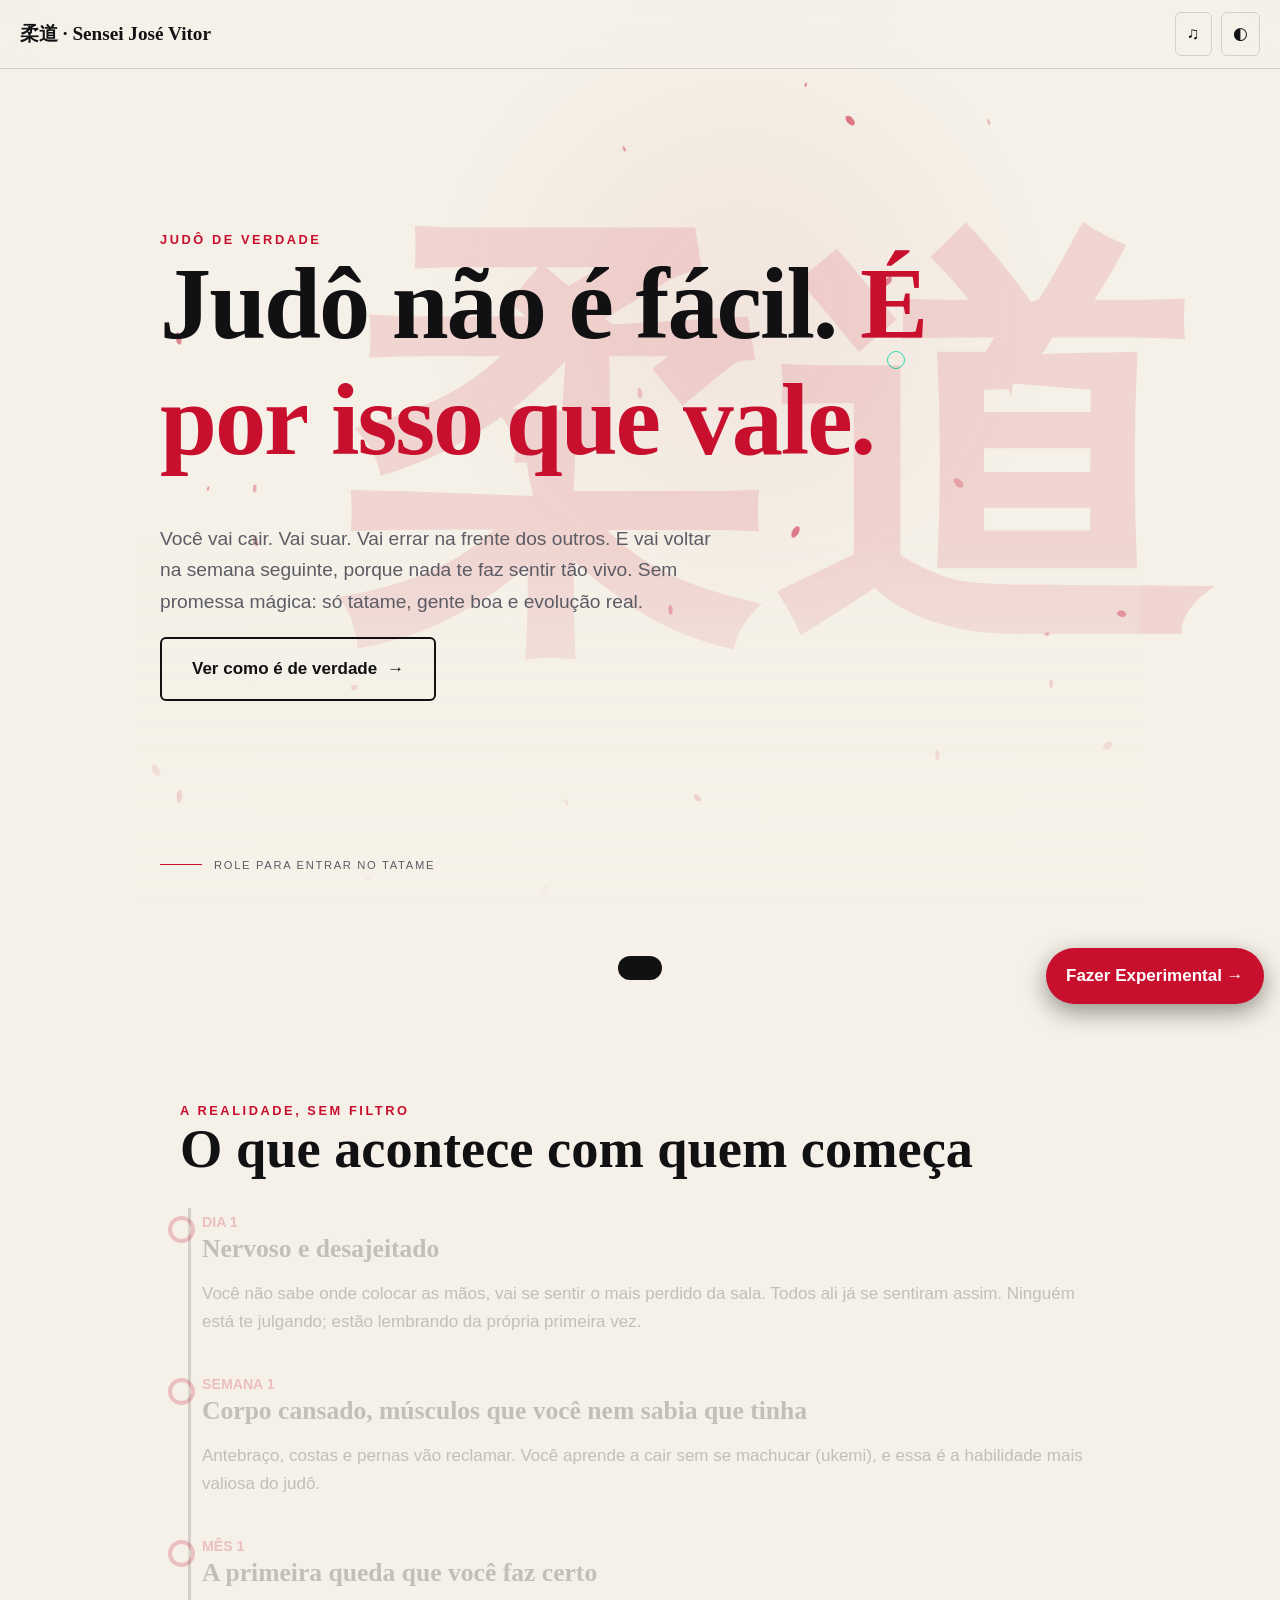
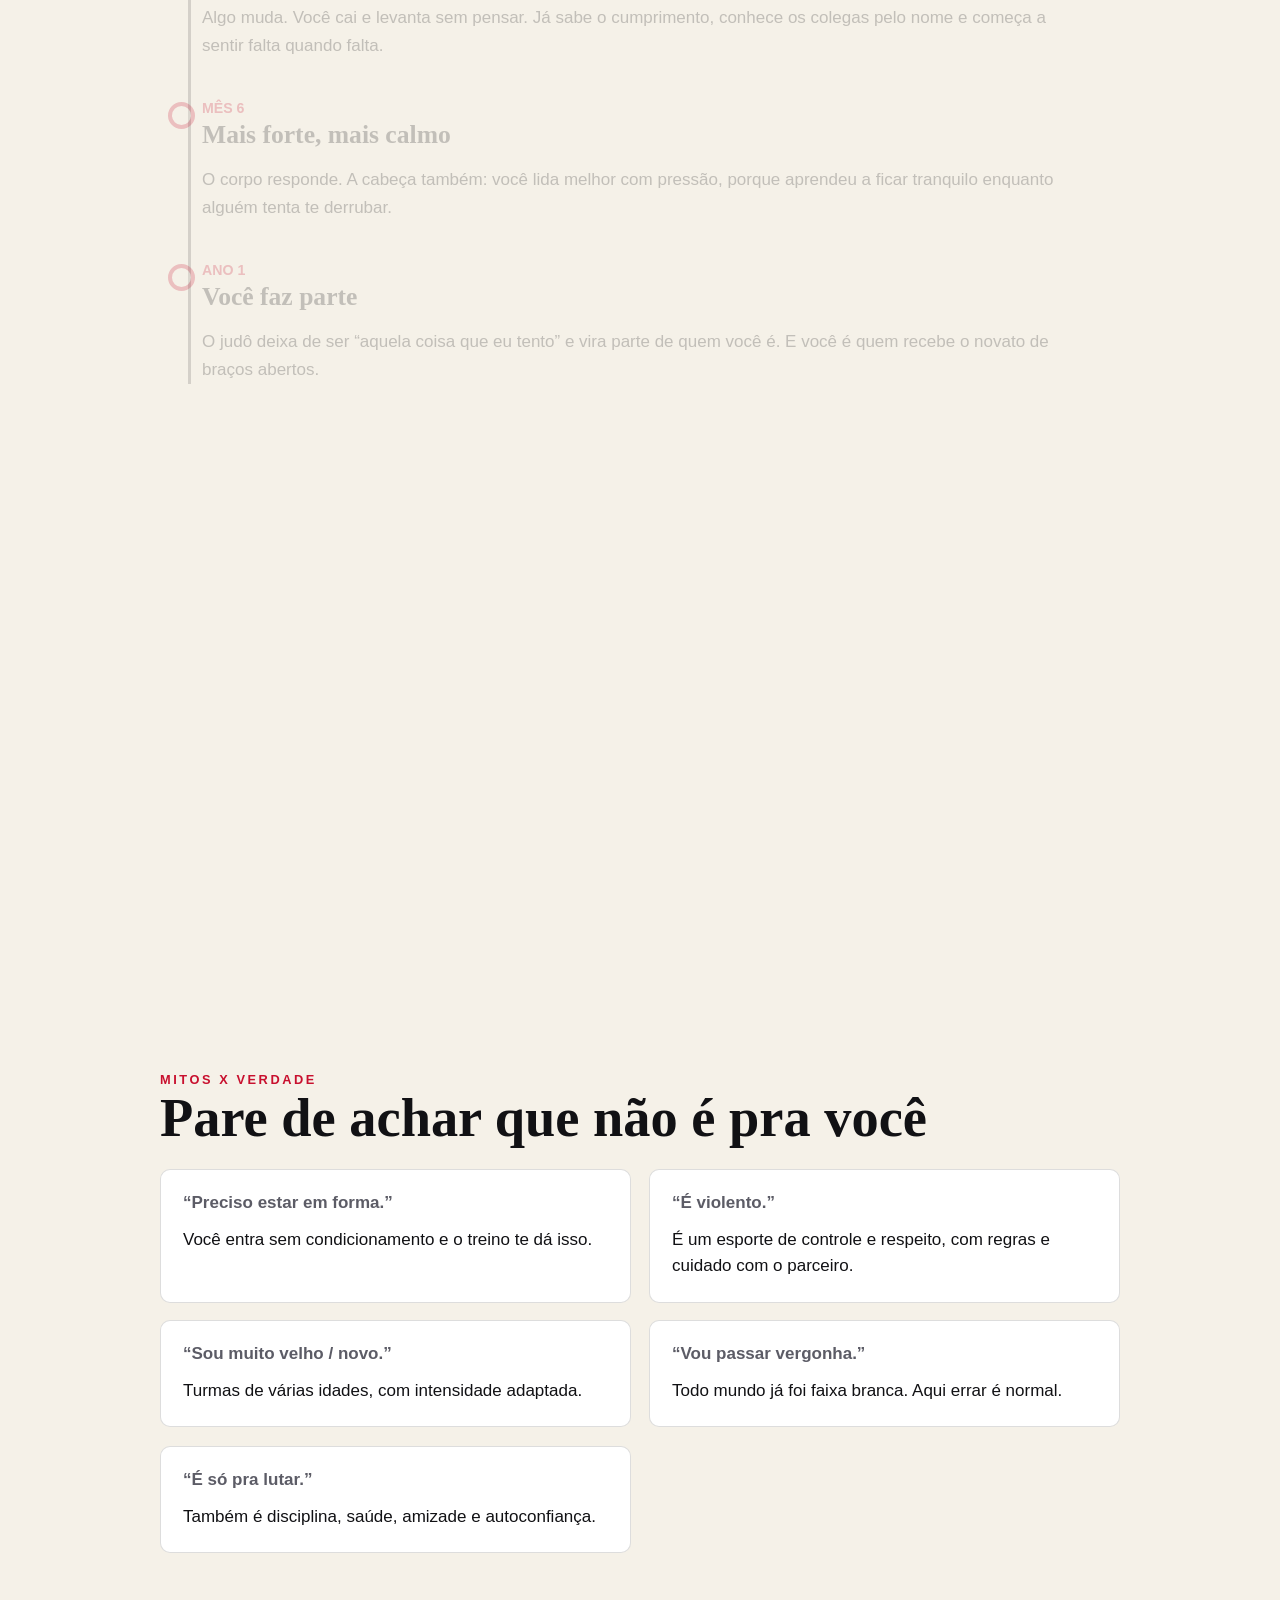
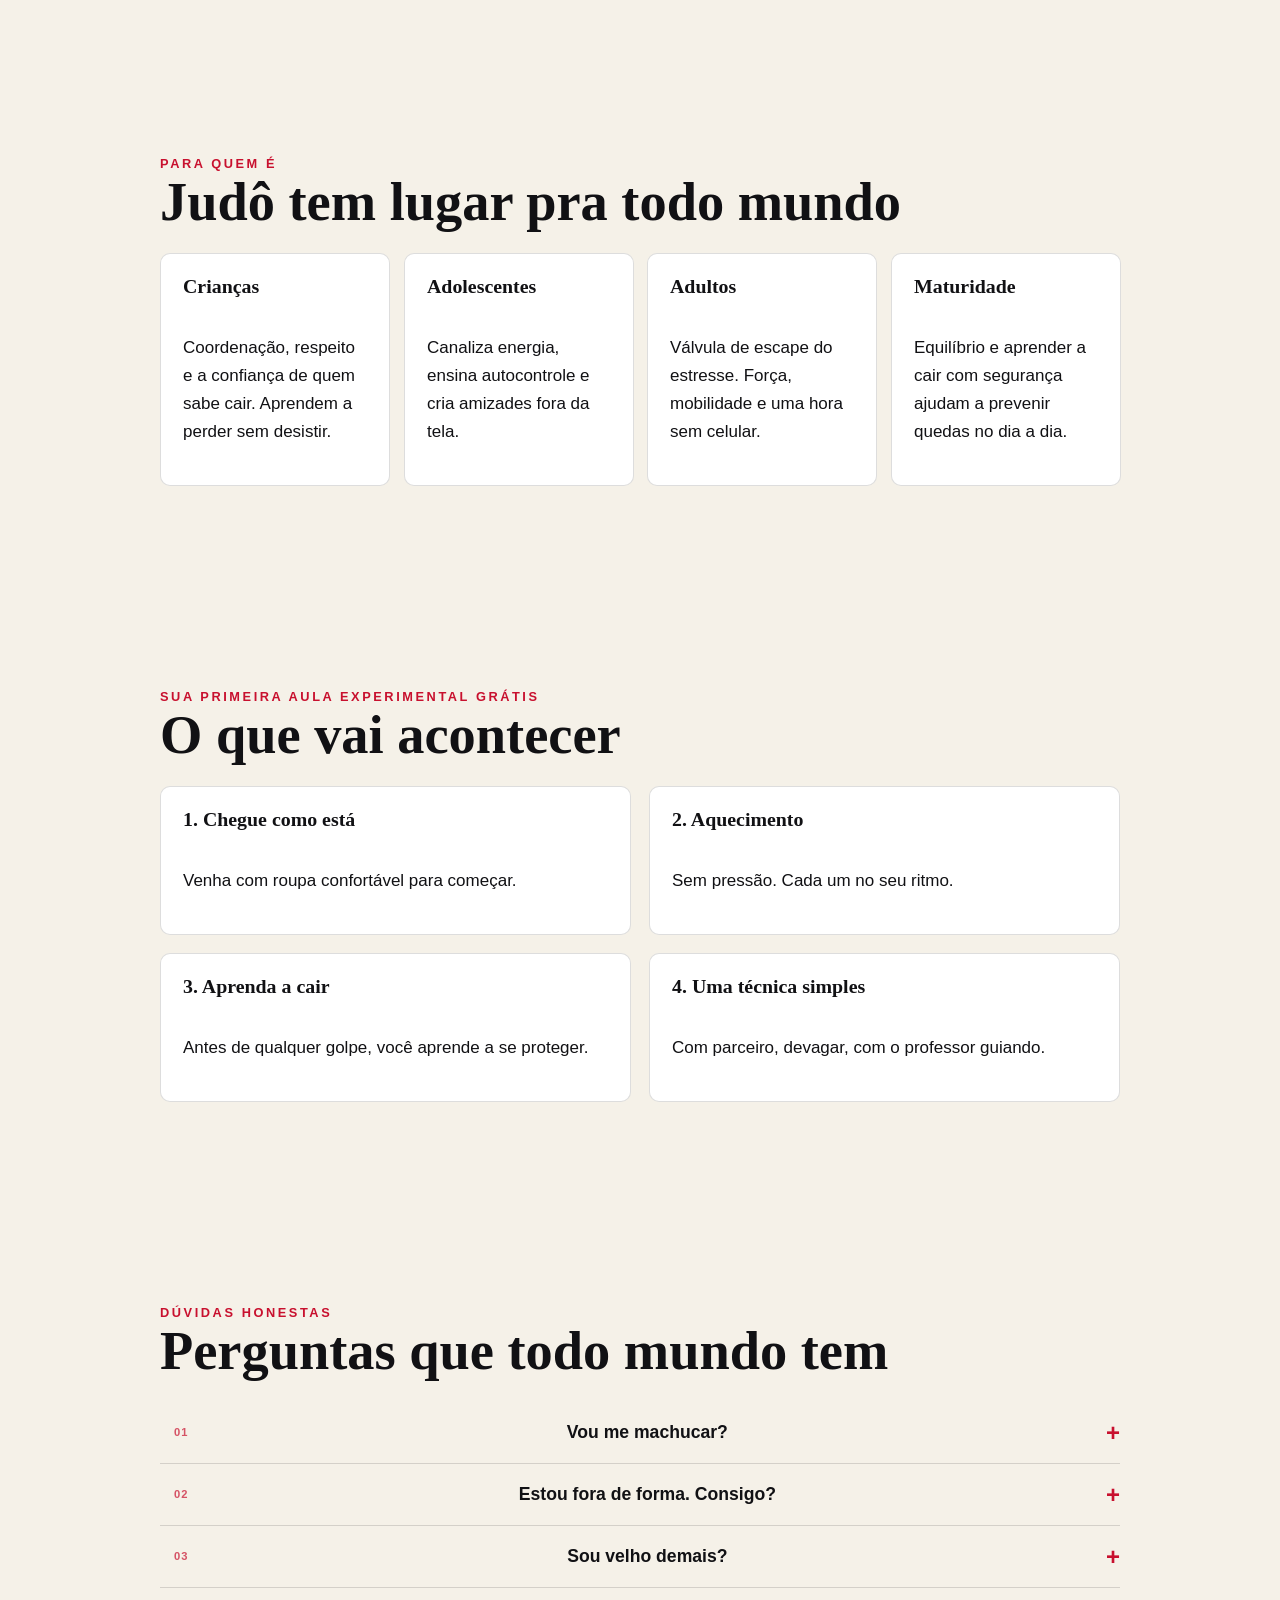
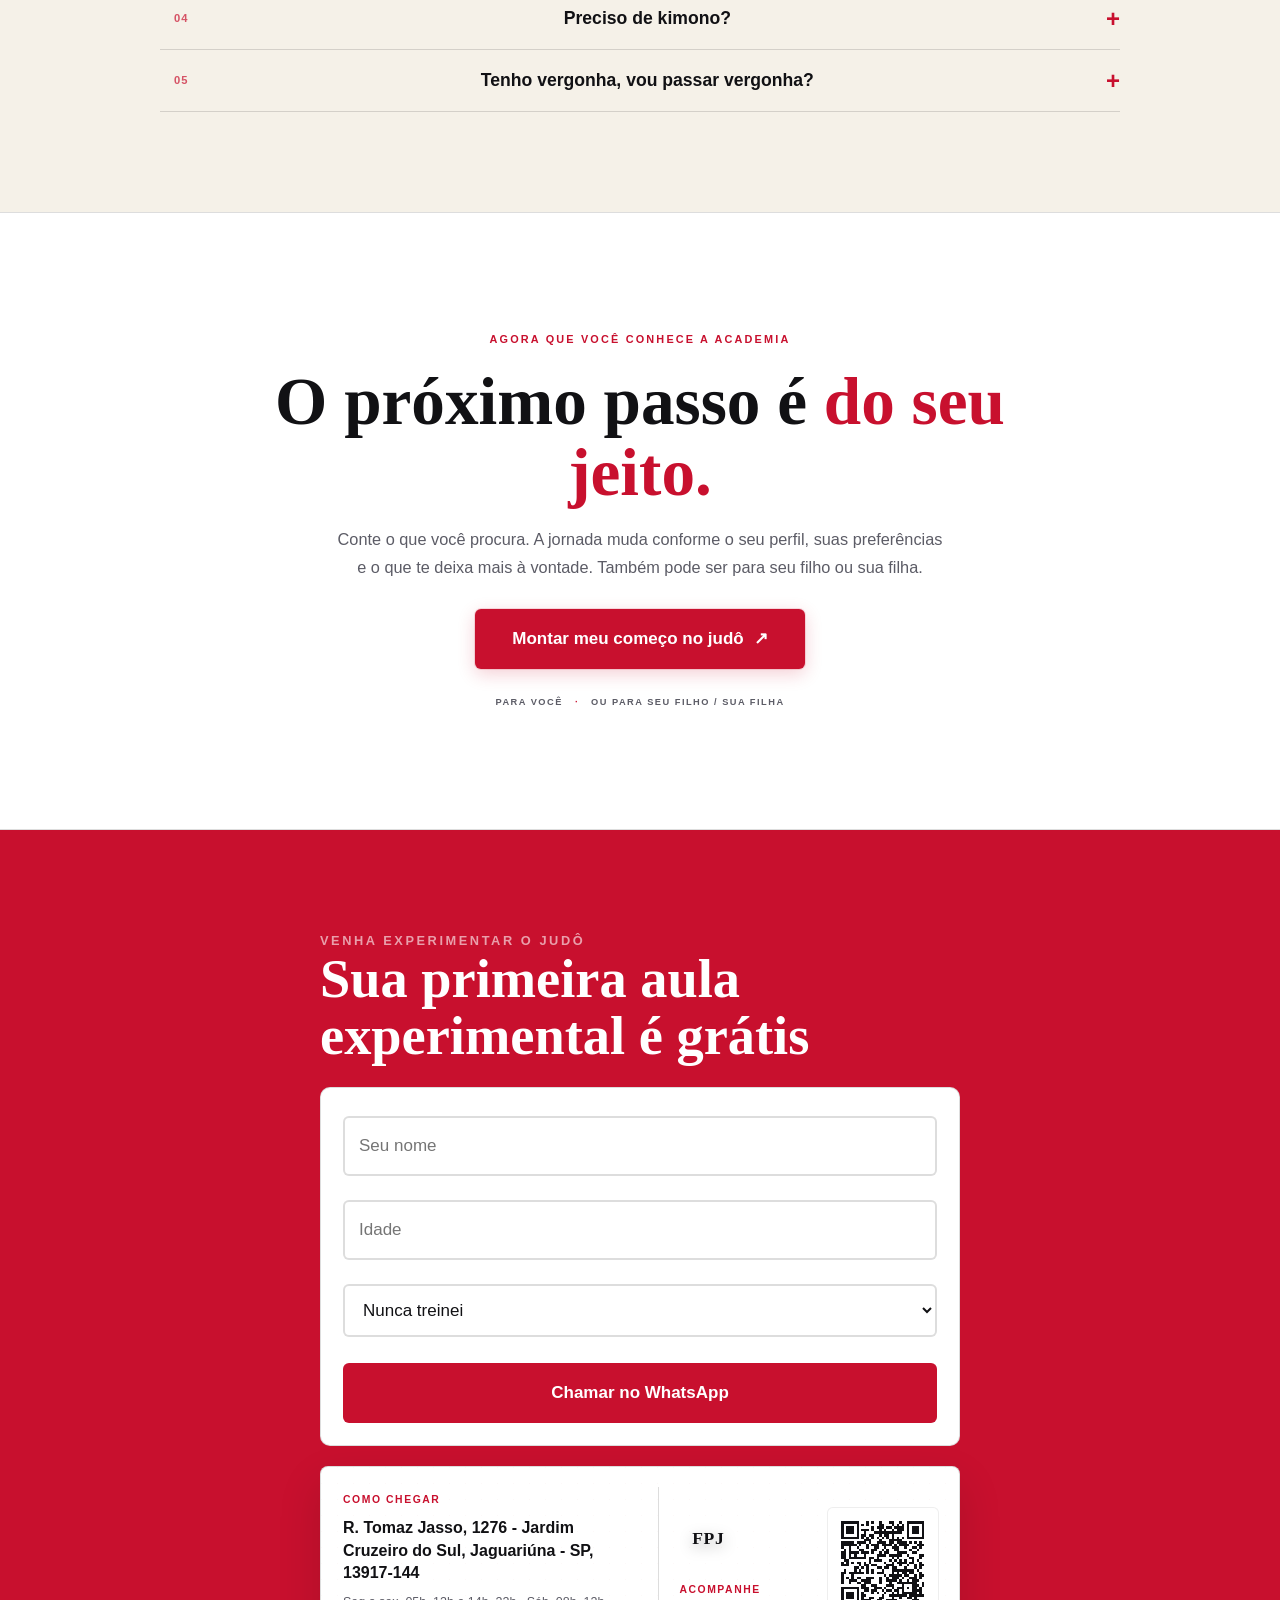
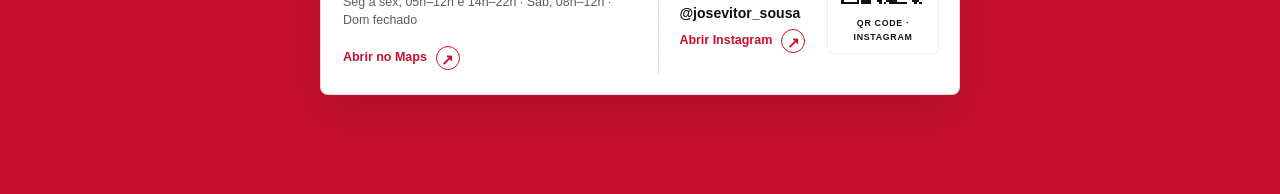
<file: index.html>
<!doctype html>
<html lang="pt-BR">
<head>
<meta charset="utf-8">
<meta name="viewport" content="width=device-width, initial-scale=1">
<script>location.replace('./judo-academia.html');</script>
<link rel="canonical" href="judo-academia.html">
<title>Sensei José Vitor</title>
</head>
<body>
</body>
</html>
</file>
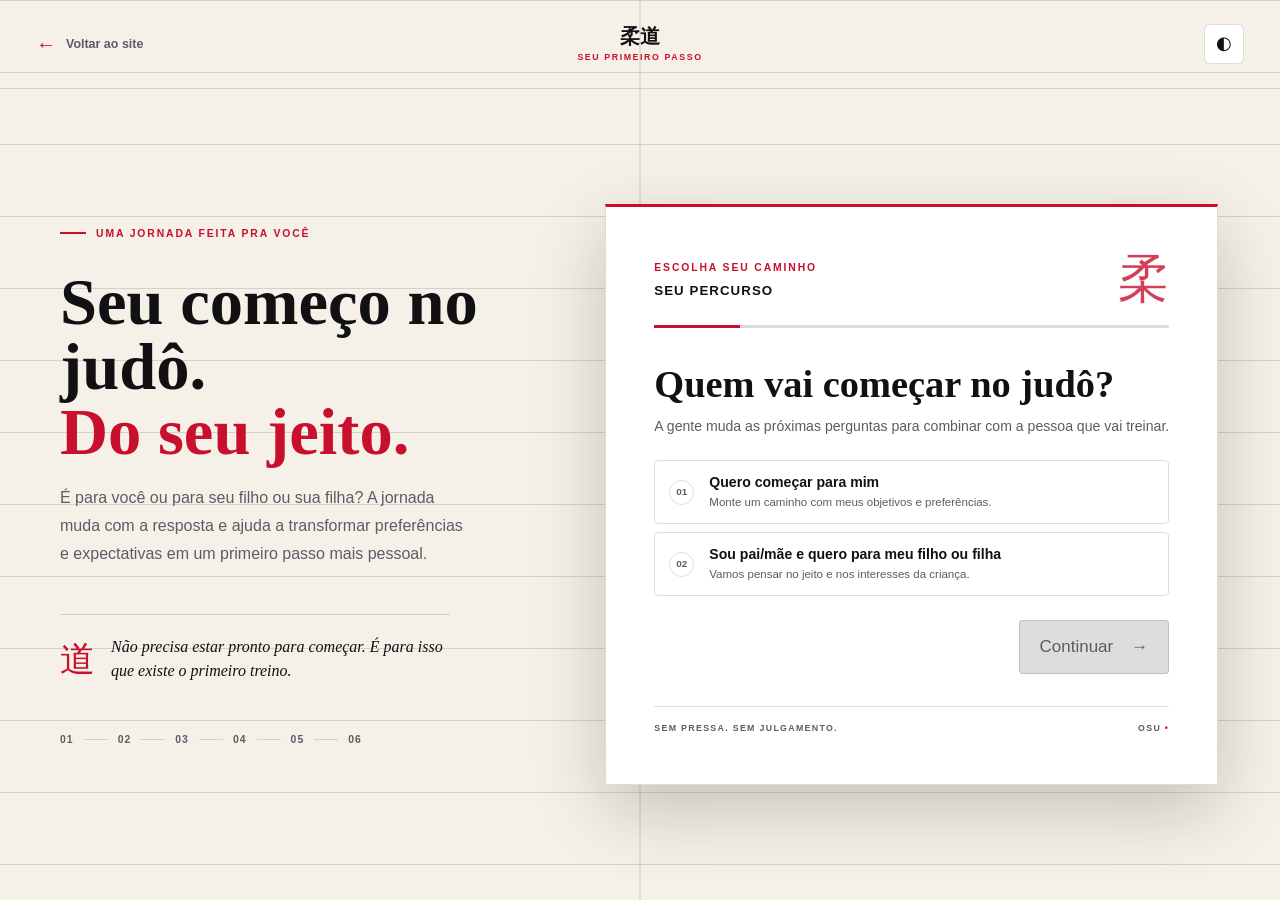
<file: jornada.html>
<!doctype html>
<html lang="pt-BR">
<head>
<meta charset="utf-8">
<meta name="viewport" content="width=device-width, initial-scale=1, viewport-fit=cover">
<meta name="theme-color" content="#0b0b0f">
<title>Seu começo no judô</title>
<link rel="stylesheet" href="judo-academia.css">
<link rel="stylesheet" href="jornada.css">
</head>
<body class="journey-page">
<header class="journey-header">
  <a class="journey-back" href="./judo-academia.html"><span aria-hidden="true">←</span> Voltar ao site</a>
  <a class="journey-brand" href="./judo-academia.html" aria-label="Sensei José Vitor, página inicial">柔道 <span>SEU PRIMEIRO PASSO</span></a>
  <button class="journey-theme" id="journeyTheme" type="button" aria-label="Alternar tema" title="Alternar tema">◐</button>
</header>
<main class="journey-layout">
  <section class="journey-intro" aria-labelledby="journeyTitle">
    <div class="journey-kicker"><i></i> UMA JORNADA FEITA PRA VOCÊ</div>
    <h1 id="journeyTitle">Seu começo no judô.<br><em>Do seu jeito.</em></h1>
    <p>É para você ou para seu filho ou sua filha? A jornada muda com a resposta e ajuda a transformar preferências e expectativas em um primeiro passo mais pessoal.</p>
    <div class="journey-note"><span aria-hidden="true">道</span><p>Não precisa estar pronto para começar. É para isso que existe o primeiro treino.</p></div>
    <div class="journey-steps-aside" aria-hidden="true"><span>01 <i></i></span><span>02 <i></i></span><span>03 <i></i></span><span>04 <i></i></span><span>05 <i></i></span><span>06</span></div>
  </section>

  <section class="journey-panel" aria-label="Questionário de início no judô">
    <div class="journey-panel__top">
      <div><span class="journey-eyebrow" id="stepCount">ESCOLHA SEU CAMINHO</span><h2 id="stepLabel">Para quem é?</h2></div>
      <span class="journey-mark" aria-hidden="true">柔</span>
    </div>
    <div class="journey-progress" role="progressbar" aria-label="Progresso do questionário" aria-valuemin="1" aria-valuemax="6" aria-valuenow="1"><i id="progressFill"></i></div>
    <div id="questionArea" aria-live="polite">
      <h3 id="questionTitle"></h3>
      <p class="journey-hint" id="questionHint"></p>
      <div class="journey-options" id="answerOptions"></div>
    </div>
    <div class="journey-controls" id="journeyControls">
      <button class="journey-previous" id="previousStep" type="button" disabled><span aria-hidden="true">←</span> Voltar</button>
      <button class="journey-next" id="nextStep" type="button" disabled>Continuar <span aria-hidden="true">→</span></button>
    </div>
    <div class="journey-result" id="journeyResult" hidden aria-live="polite" tabindex="-1">
      <div class="journey-result__stamp"><span aria-hidden="true">初</span><span>SEU PRIMEIRO PASSO</span></div>
      <h3 id="resultTitle"></h3>
      <p class="journey-result__lead" id="resultLead"></p>
      <div class="journey-adaptations" id="resultAdaptations"></div>
      <div class="journey-first-class"><span>NO PRIMEIRO TREINO</span><p id="firstClassPlan"></p></div>
      <p class="journey-privacy">Suas respostas ficam nesta página. Só serão compartilhadas se você escolher abrir o WhatsApp.</p>
      <div class="journey-result__actions">
        <a class="journey-whatsapp" id="journeyWhatsapp" href="./judo-academia.html#aula" target="_blank" rel="noopener noreferrer">Conversar com o sensei <span aria-hidden="true">↗</span></a>
        <button class="journey-restart" id="restartJourney" type="button">Refazer respostas</button>
      </div>
    </div>
    <div class="journey-foot"><span>SEM PRESSA. SEM JULGAMENTO.</span><span>OSU <b>•</b></span></div>
  </section>
</main>
<script src="jornada.js"></script>
</body>
</html>
</file>
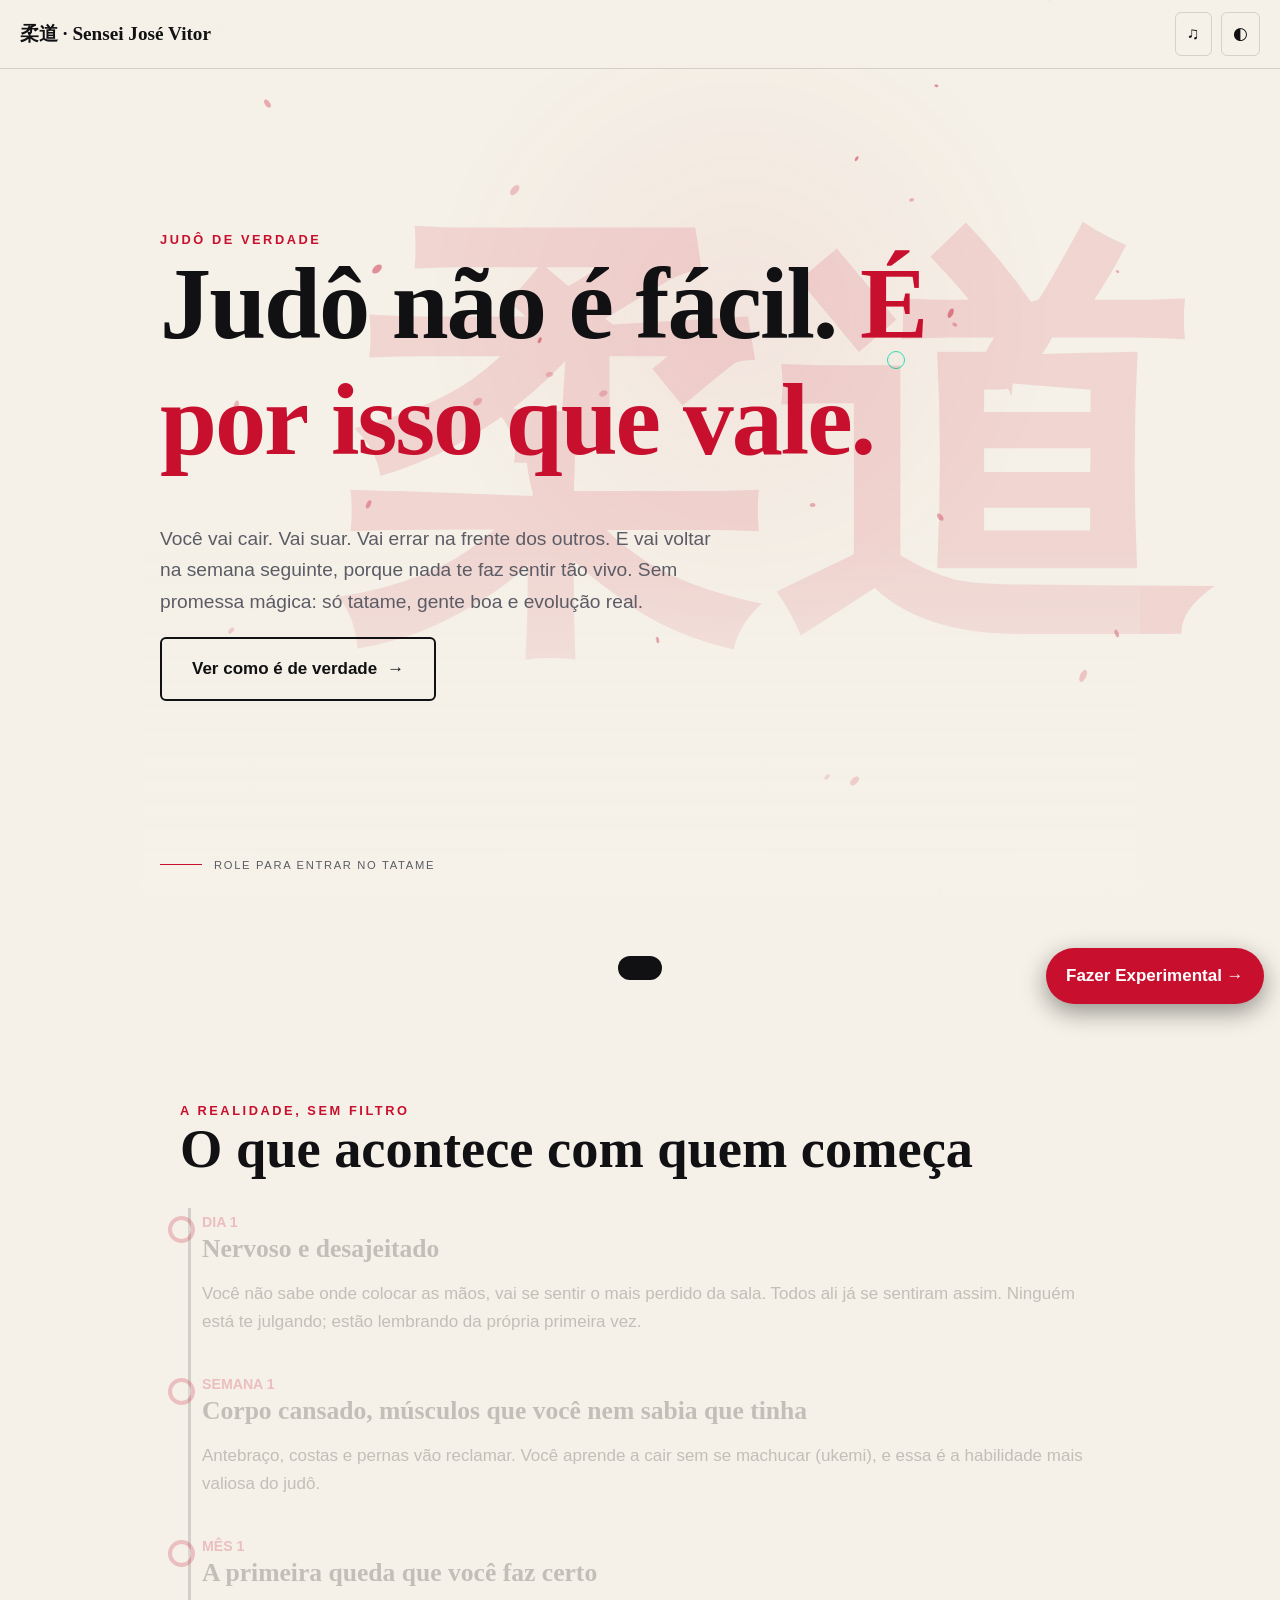
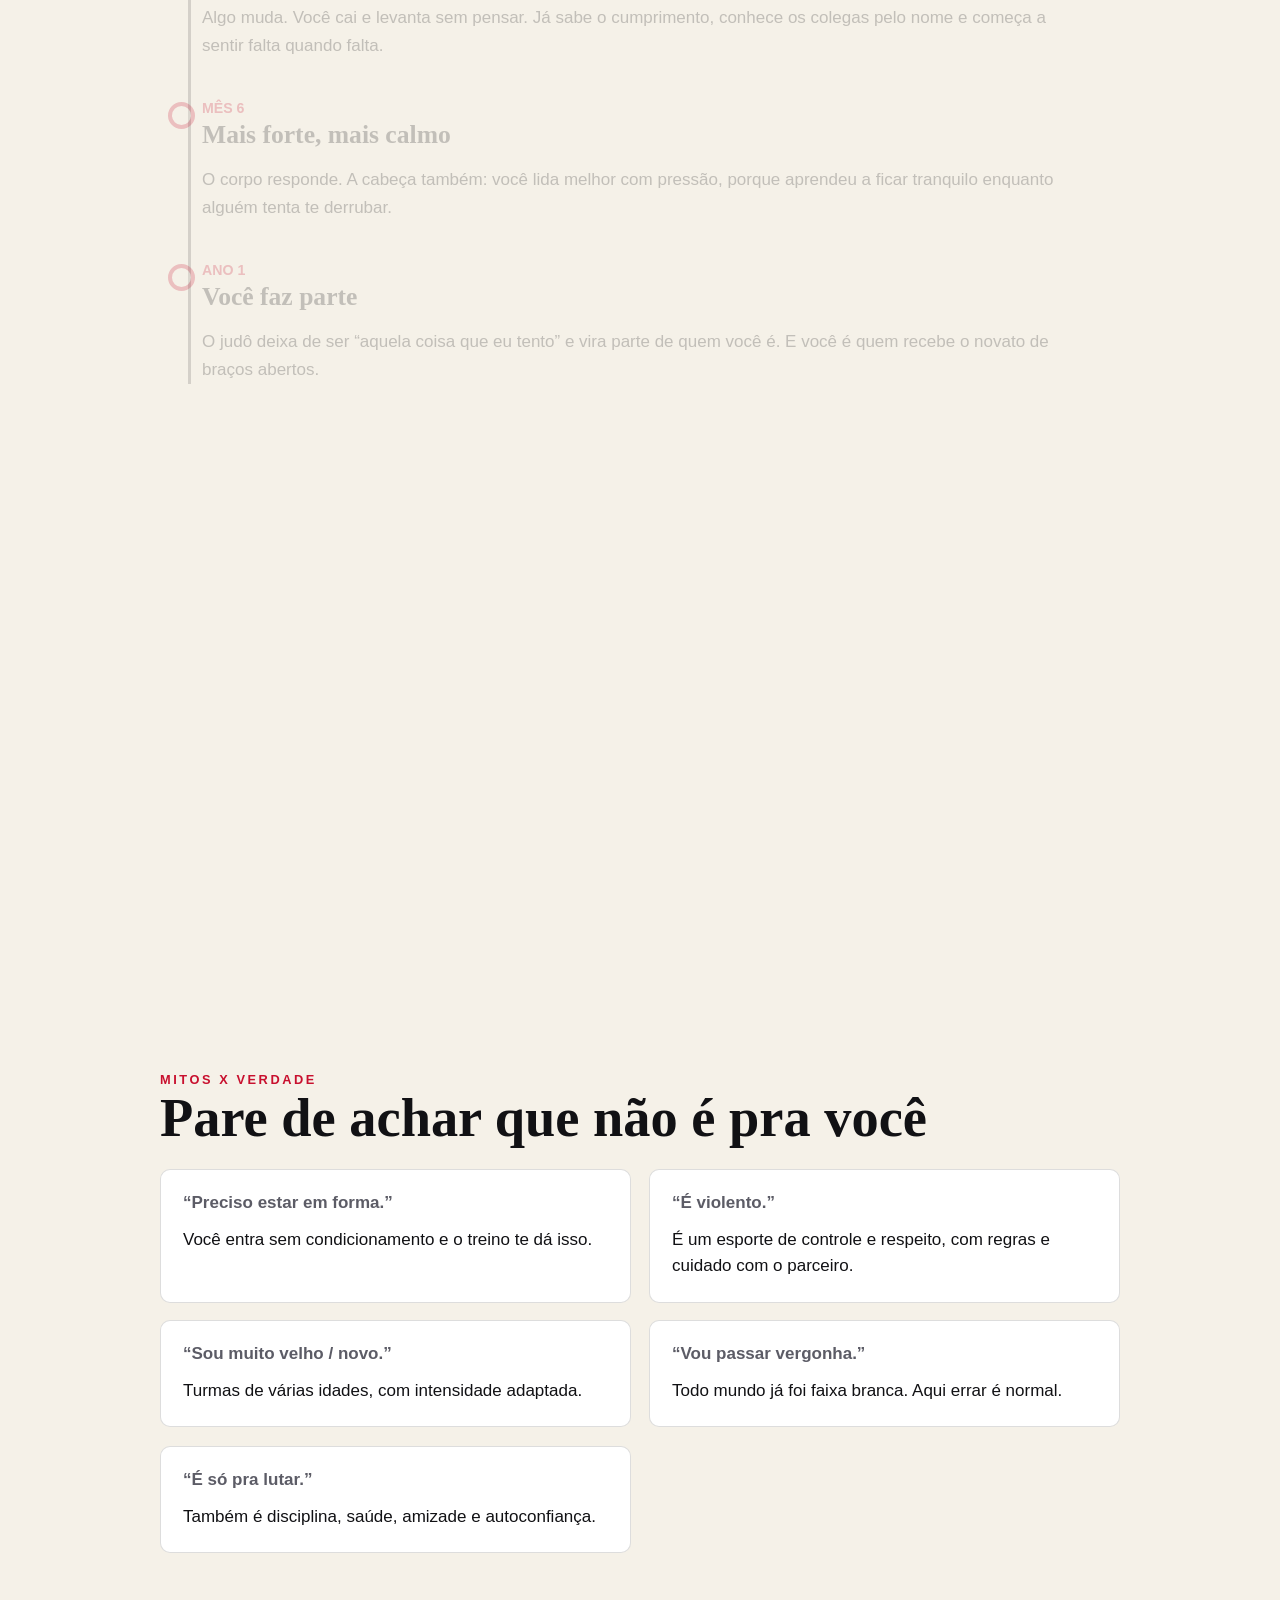
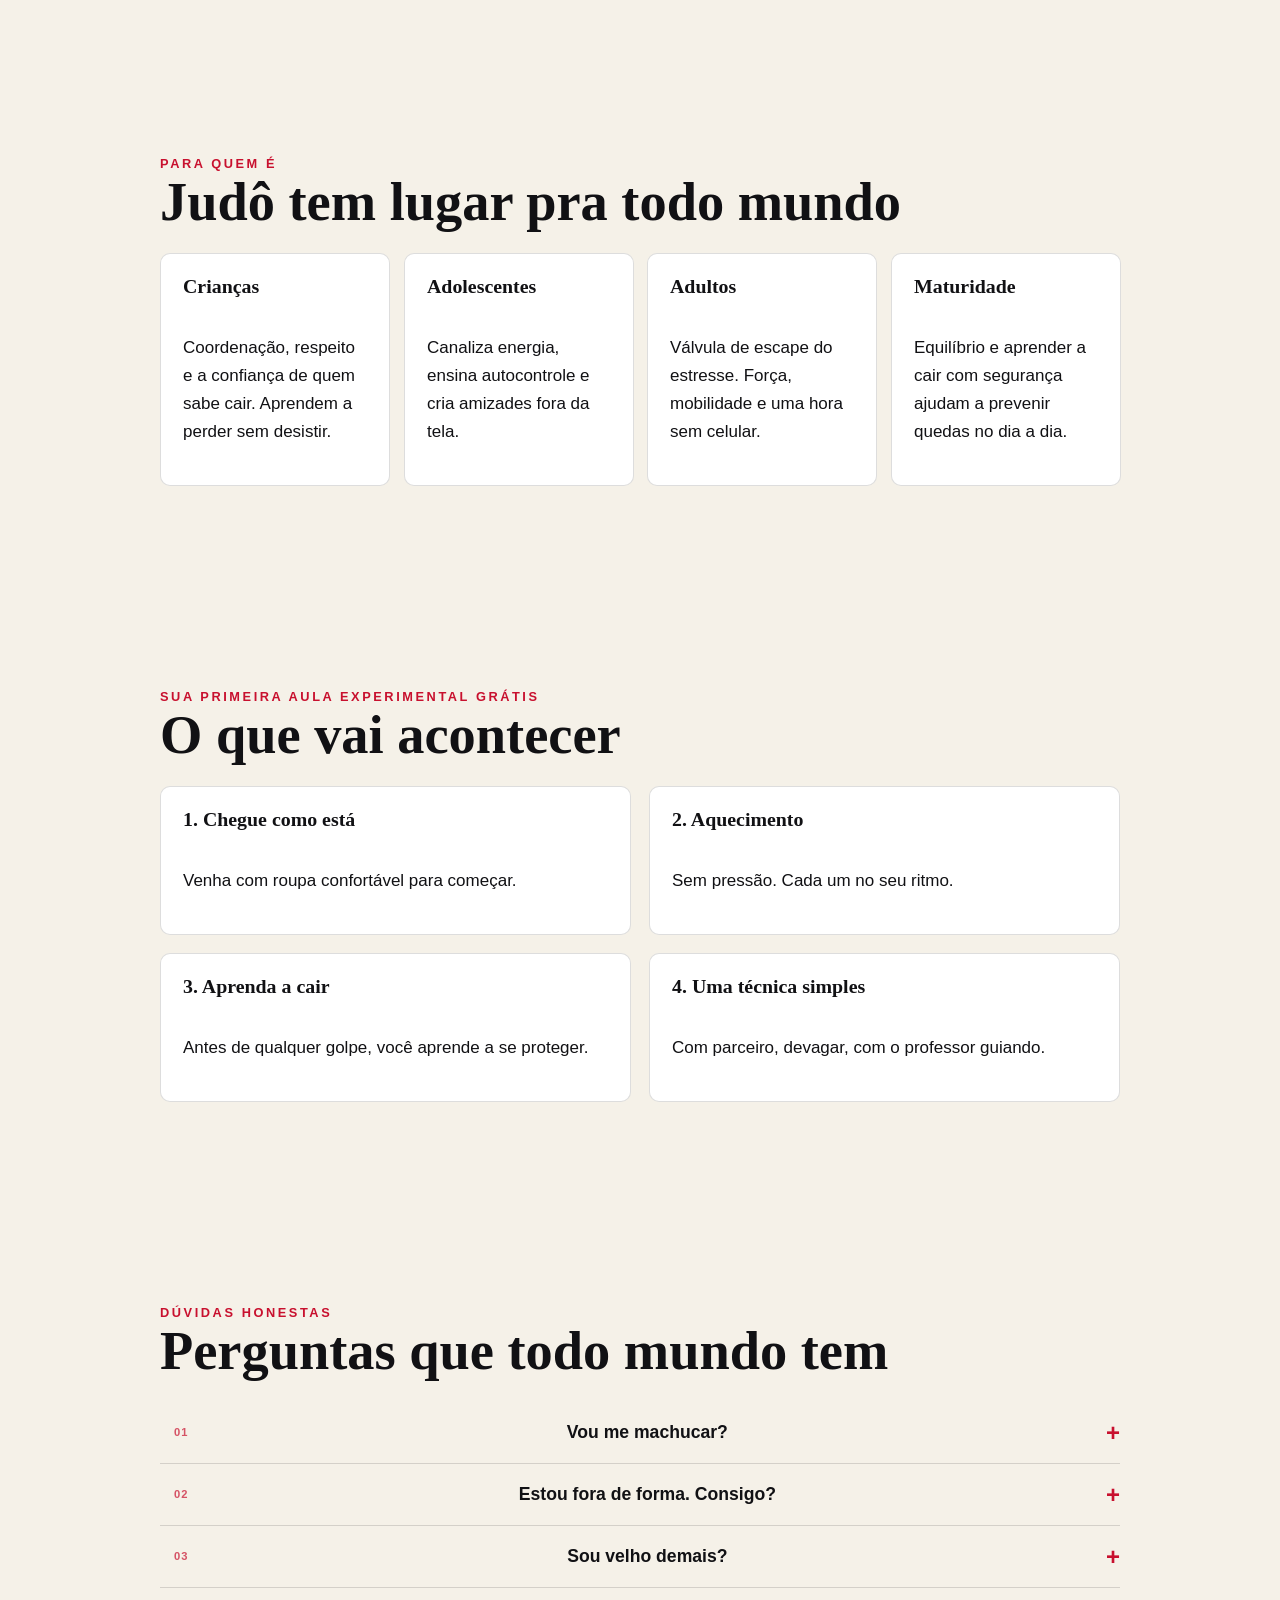
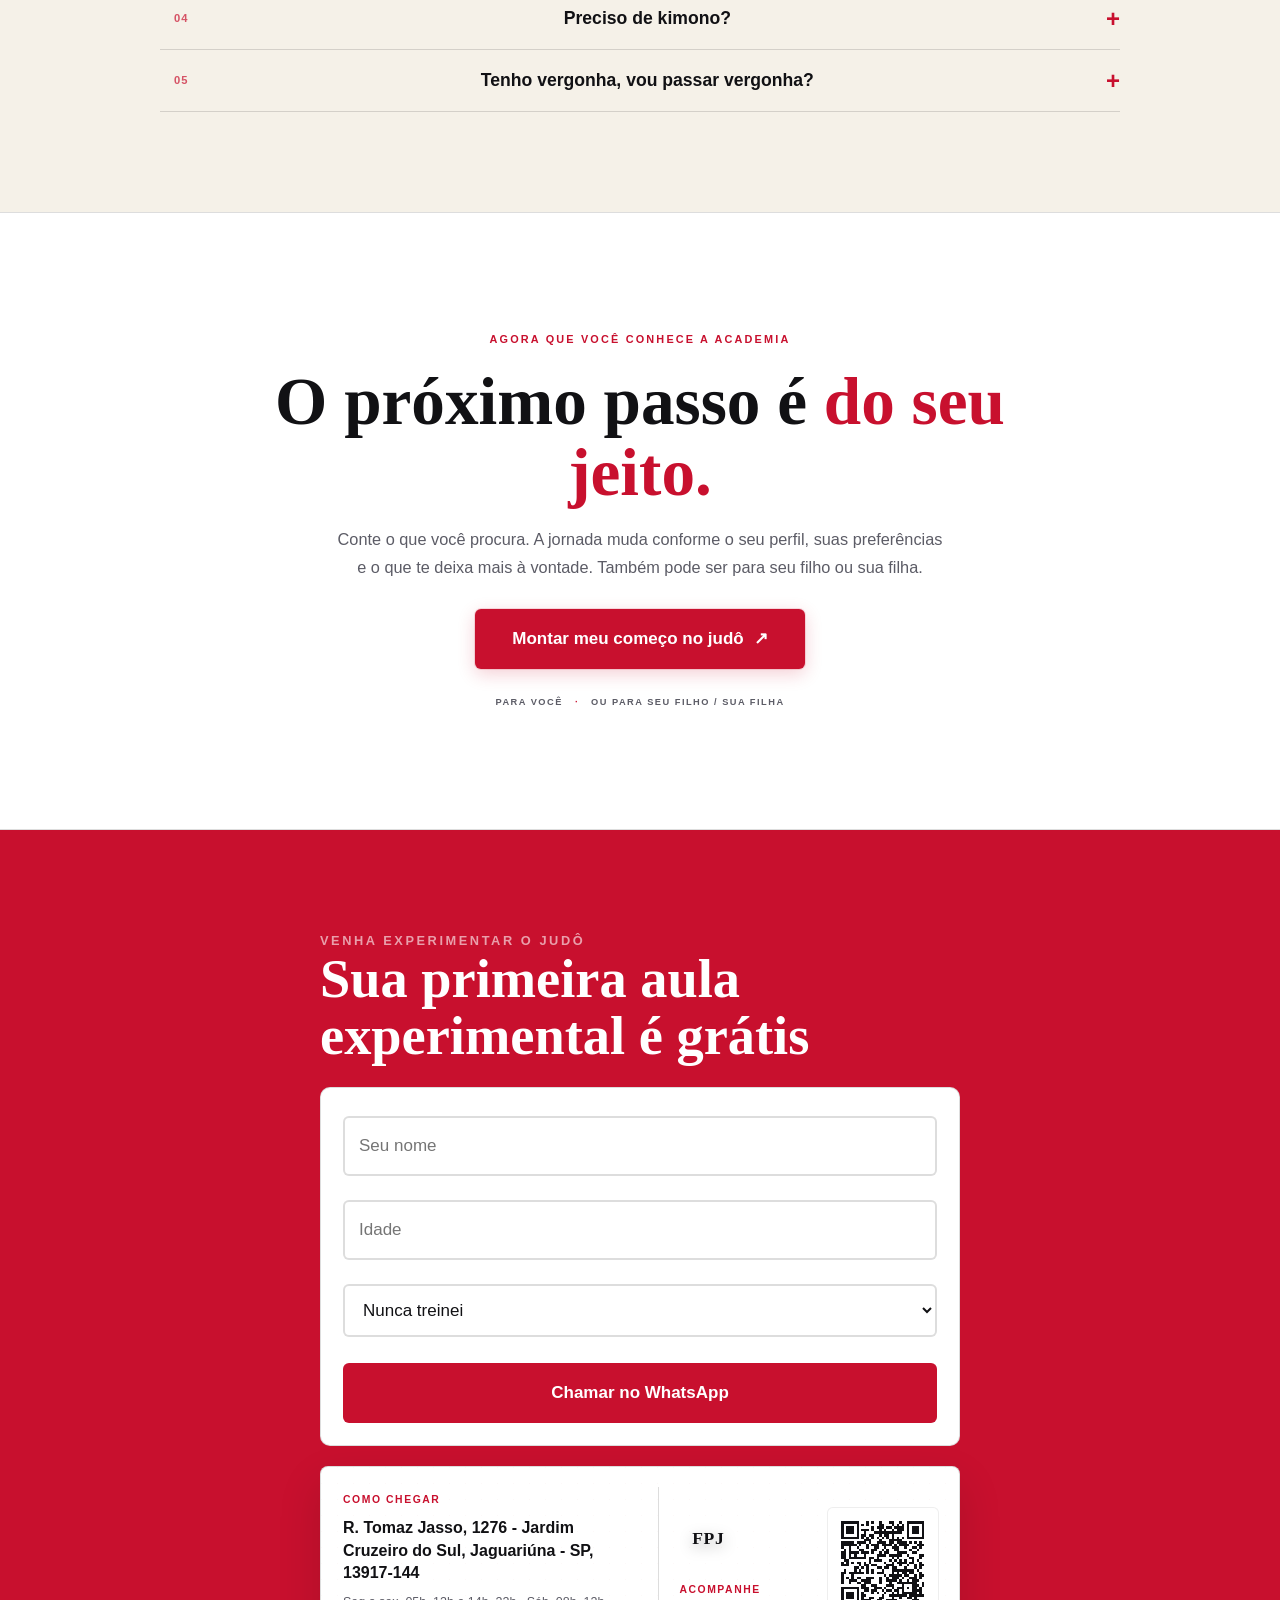
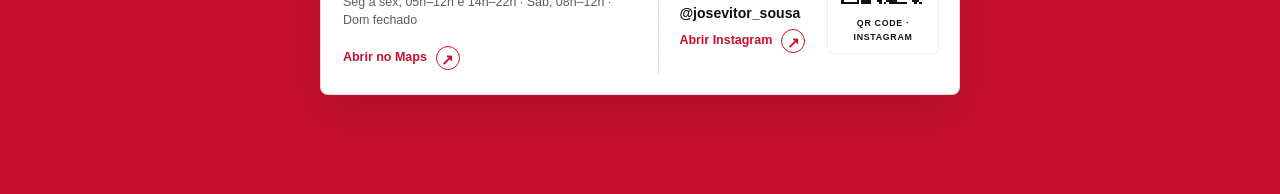
<file: judo-academia.html>
<!DOCTYPE html>
<html lang="pt-BR">
<head>
<meta charset="utf-8">
<meta name="viewport" content="width=device-width, initial-scale=1, viewport-fit=cover">
<meta name="theme-color" content="#0b0b0f">
<title>Sensei José Vitor</title>
<link rel="stylesheet" href="judo-academia.css">
</head>
<body>
<div class="loader" id="loader" aria-label="Carregando" role="status"><div class="loader__mark"><div class="loader__emblem"><svg viewBox="0 0 200 200" aria-hidden="true"><text x="100" y="135" text-anchor="middle" class="loader__kanji" font-size="96" font-family="serif">柔道</text></svg></div><div class="loader__status"><div class="loader__percent"><span id="loadPercent">0</span>%</div><div class="loader__track" aria-hidden="true"><i id="loadBar"></i></div></div></div></div><div class="shoji" aria-hidden="true"><i></i><i></i></div>
<div id="pg"></div><div class="cursor" id="cursor"></div><div class="kj" id="kj" aria-hidden="true">柔道</div>
<nav id="nav"><b id="nm">柔道</b><span><button id="sound" aria-label="Ativar sons" aria-pressed="false">♫</button> <button id="tgl" aria-label="Alternar tema">◐</button></span></nav>
<main>
<section class="hero" id="top"><canvas class="hero__canvas" id="petals" aria-hidden="true"></canvas><div class="hero__wash"></div>
<div class="hero__copy"><div class="k">Judô de verdade</div><h1 id="h1">Judô não é fácil. É por isso que vale.</h1><p>Você vai cair. Vai suar. Vai errar na frente dos outros. E vai voltar na semana seguinte, porque nada te faz sentir tão vivo. Sem promessa mágica: só tatame, gente boa e evolução real.</p><div class="row"><a class="btn o btn--explore magnetic" href="#real"><span>Ver como é de verdade <i aria-hidden="true">→</i></span></a></div></div><div class="scroll-cue"><i></i>Role para entrar no tatame</div>
</section>
<div class="tl-wrap" id="real"><section class="tl-stage"><div class="tl-pin"><div style="width:100%"><div class="k reveal">A realidade, sem filtro</div><h2 class="reveal">O que acontece com quem começa</h2><div class="tl" id="tl"><i></i><div class="st"><small>DIA 1</small><h3>Nervoso e desajeitado</h3><p>Você não sabe onde colocar as mãos, vai se sentir o mais perdido da sala. Todos ali já se sentiram assim. Ninguém está te julgando; estão lembrando da própria primeira vez.</p></div><div class="st"><small>SEMANA 1</small><h3>Corpo cansado, músculos que você nem sabia que tinha</h3><p>Antebraço, costas e pernas vão reclamar. Você aprende a cair sem se machucar (ukemi), e essa é a habilidade mais valiosa do judô.</p></div><div class="st"><small>MÊS 1</small><h3>A primeira queda que você faz certo</h3><p>Algo muda. Você cai e levanta sem pensar. Já sabe o cumprimento, conhece os colegas pelo nome e começa a sentir falta quando falta.</p></div><div class="st"><small>MÊS 6</small><h3>Mais forte, mais calmo</h3><p>O corpo responde. A cabeça também: você lida melhor com pressão, porque aprendeu a ficar tranquilo enquanto alguém tenta te derrubar.</p></div><div class="st"><small>ANO 1</small><h3>Você faz parte</h3><p>O judô deixa de ser “aquela coisa que eu tento” e vira parte de quem você é. E você é quem recebe o novato de braços abertos.</p></div></div></div></div></section></div>
<section class="big-band clip-reveal"><p id="mantra"><span class="light-word">Não</span> <span class="light-word">é</span> <span class="light-word">sobre</span> <span class="light-word">não</span> <span class="light-word">cair.</span><br><span class="light-word">É</span> <span class="light-word">sobre</span> <em class="light-word">aprender</em> <em class="light-word">a</em> <em class="light-word">levantar</em><span class="light-word">.</span></p></section>
<section><div class="k reveal">Mitos x verdade</div><h2 class="reveal">Pare de achar que não é pra você</h2><div id="myths" class="two"><div class="card reveal tilt"><span class="myth">“Preciso estar em forma.”</span><span class="real">Você entra sem condicionamento e o treino te dá isso.</span></div><div class="card reveal tilt"><span class="myth">“É violento.”</span><span class="real">É um esporte de controle e respeito, com regras e cuidado com o parceiro.</span></div><div class="card reveal tilt"><span class="myth">“Sou muito velho / novo.”</span><span class="real">Turmas de várias idades, com intensidade adaptada.</span></div><div class="card reveal tilt"><span class="myth">“Vou passar vergonha.”</span><span class="real">Todo mundo já foi faixa branca. Aqui errar é normal.</span></div><div class="card reveal tilt"><span class="myth">“É só pra lutar.”</span><span class="real">Também é disciplina, saúde, amizade e autoconfiança.</span></div></div></section>
<section><div class="k reveal">Para quem é</div><h2 class="reveal">Judô tem lugar pra todo mundo</h2><div class="ages"><div class="card reveal tilt"><h3>Crianças</h3><p>Coordenação, respeito e a confiança de quem sabe cair. Aprendem a perder sem desistir.</p></div><div class="card reveal tilt"><h3>Adolescentes</h3><p>Canaliza energia, ensina autocontrole e cria amizades fora da tela.</p></div><div class="card reveal tilt"><h3>Adultos</h3><p>Válvula de escape do estresse. Força, mobilidade e uma hora sem celular.</p></div><div class="card reveal tilt"><h3>Maturidade</h3><p>Equilíbrio e aprender a cair com segurança ajudam a prevenir quedas no dia a dia.</p></div></div></section>
<section><div class="k reveal">Sua primeira aula experimental grátis</div><h2 class="reveal">O que vai acontecer</h2><div class="two"><div class="card reveal tilt"><h3>1. Chegue como está</h3><p>Venha com roupa confortável para começar.</p></div><div class="card reveal tilt"><h3>2. Aquecimento</h3><p>Sem pressão. Cada um no seu ritmo.</p></div><div class="card reveal tilt"><h3>3. Aprenda a cair</h3><p>Antes de qualquer golpe, você aprende a se proteger.</p></div><div class="card reveal tilt"><h3>4. Uma técnica simples</h3><p>Com parceiro, devagar, com o professor guiando.</p></div></div></section>
<section><div class="k reveal">Dúvidas honestas</div><h2 class="reveal">Perguntas que todo mundo tem</h2><div class="reveal"><details><summary>Vou me machucar?</summary><p>Judô é contato, e lesões podem acontecer como em qualquer esporte. Por isso começamos pelo ukemi (a arte de cair) e treinamos com progressão e supervisão. Avise o professor de qualquer limitação.</p></details><details><summary>Estou fora de forma. Consigo?</summary><p>Sim. Ninguém chega em forma para o judô: o judô é que te coloca em forma. Você faz no seu ritmo.</p></details><details><summary>Sou velho demais?</summary><p>Não existe idade máxima. Há pessoas começando depois dos 50. Adaptamos a intensidade.</p></details><details><summary>Preciso de kimono?</summary><p>Para treinar regularmente, você vai precisar de um judogi. Na aula experimental, venha com roupa confortável. Depois, te orientamos sobre a compra.</p></details><details><summary>Tenho vergonha, vou passar vergonha?</summary><p>Todo mundo ali já foi iniciante. Errar faz parte e é bem-vindo.</p></details></div></section>
<section class="journey-invite" id="seu-comeco"><div class="journey-invite__inner"><div class="k reveal">AGORA QUE VOCÊ CONHECE A ACADEMIA</div><h2 class="reveal">O próximo passo é <em>do seu jeito.</em></h2><p class="reveal">Conte o que você procura. A jornada muda conforme o seu perfil, suas preferências e o que te deixa mais à vontade. Também pode ser para seu filho ou sua filha.</p><a class="btn journey-launch magnetic reveal" href="jornada.html"><span>Montar meu começo no judô <i aria-hidden="true">↗</i></span></a><div class="journey-invite__note">PARA VOCÊ <i>·</i> OU PARA SEU FILHO / SUA FILHA</div></div></section>
<section class="cta" id="aula"><div class="in"><div class="k reveal">Venha experimentar o judô</div><h2 class="reveal">Sua primeira aula experimental é grátis</h2><div class="card reveal"><input id="fn" placeholder="Seu nome" aria-label="Nome"><input id="fa" type="number" min="3" max="99" placeholder="Idade" aria-label="Idade"><select id="fx" aria-label="Experiência"><option>Nunca treinei</option><option>Já treinei algum tempo</option><option>Treino outra arte marcial</option></select><button class="btn form-submit magnetic" id="fb">Chamar no WhatsApp</button></div><div class="academy-contact reveal" aria-label="Endereço e Instagram da academia"><a class="academy-map" id="mapLink" href="#" target="_blank" rel="noopener noreferrer"><span class="contact-kicker">COMO CHEGAR</span><strong id="academyAddress"></strong><span class="academy-hours" id="academyHours"></span><span class="contact-action">Abrir no Maps <b aria-hidden="true">↗</b></span></a><div class="academy-social"><a class="instagram-link" id="instagramLink" href="https://www.instagram.com/josevitor_sousa?stkn=cXFtanZ1ZGN6azV1" target="_blank" rel="noopener noreferrer"><span class="instagram-mark" aria-hidden="true">IG</span><span><span class="contact-kicker">ACOMPANHE</span><strong>@josevitor_sousa</strong><span class="contact-action">Abrir Instagram <b aria-hidden="true">↗</b></span></span></a><a class="instagram-qr" href="https://www.instagram.com/josevitor_sousa?stkn=cXFtanZ1ZGN6azV1" target="_blank" rel="noopener noreferrer" aria-label="Escanear QR Code para abrir o Instagram de José Vitor"><img alt="QR Code para o Instagram de José Vitor" width="96" height="96" src="[data-uri] FQw+gQrGyUvBooFHCUrBtr7wT1cTDvzEW+ILIJGVkSdM7/0AAAAASUVORK5CYII="><span class="qr-caption">QR CODE · INSTAGRAM</span></a></div></div></div></section>
</main><a class="btn fab magnetic" id="fab" href="#aula">Fazer Experimental →</a><div id="toast" role="status" aria-live="polite"></div>
<section class="offline-game" id="offlineGame" role="dialog" aria-modal="true" aria-labelledby="gameTitle" aria-describedby="gameHelp" hidden>
<div class="offline-game__panel"><header class="offline-game__header"><div><div class="k">Desafio do tatame</div><h2 id="gameTitle">Judoca runner</h2></div></header>
<div class="offline-game__score"><span id="gameStatus" aria-live="polite">Desvie dos obstáculos!</span><span><i>NÍVEL <b id="gameLevel">1</b></i> PONTOS <b id="gameScore">0</b> <i>RECORDE <b id="gameBest">0</b></i></span></div>
<canvas id="gameCanvas" width="900" height="280" aria-label="Jogo: judoca corre pelo tatame e pula obstáculos; pressione para saltar e toque para recomeçar"></canvas>
<p id="gameHelp">Toque rápido para um salto curto; segure espaço, ↑ ou a tela para saltar mais alto. Depois de cair, toque na tela para tentar de novo.</p></div></section>
<script src="judo-academia.js"></script>
</body>
</html>
</file>
<file: judo-academia.css>
:root{--bg:#0b0b0f;--fg:#f5f1e8;--card:#16161c;--mut:#a3a3b0;--red:#c8102e;--ink:#0b0b0f;--ln:#fff2;--ease:cubic-bezier(.2,.8,.2,1);--ease-spring:cubic-bezier(.16,1,.3,1);--dur-fast:.24s;--dur:.7s;--dur-slow:1.2s;box-sizing:border-box;padding-top:env(safe-area-inset-top,0px);padding-bottom:env(safe-area-inset-bottom,0px)}
:root[data-theme="light"]{--bg:#f5f1e8;--fg:#111114;--card:#fff;--mut:#5c5c66;--ln:#0002}
:root[data-theme="dark"]{--bg:#0b0b0f;--fg:#f5f1e8;--card:#16161c;--mut:#a3a3b0;--ln:#fff2}
*{box-sizing:border-box}html{scroll-behavior:smooth}body{margin:0;background:var(--bg);color:var(--fg);font:17px/1.65 Inter,ui-sans-serif,sans-serif;overflow-x:hidden;transition:background-color .8s var(--ease),color .8s var(--ease)}
body:before{content:"";position:fixed;inset:0;pointer-events:none;z-index:80;opacity:.035;background-image:radial-gradient(#000 1px,transparent 1px);background-size:4px 4px;mix-blend-mode:soft-light}h1,h2,h3{font-family:'Shippori Mincho',Georgia,serif;line-height:1.05;margin:0 0 .4em}h2{font-size:clamp(2rem,6vw,3.4rem)}a,button{font:inherit}button{cursor:pointer}
.k{color:var(--red);font-weight:800;letter-spacing:.2em;font-size:.8rem;text-transform:uppercase}.btn{display:inline-block;background:var(--red);color:#fff;border:0;border-radius:6px;padding:16px 30px;font-weight:800;text-decoration:none;cursor:pointer;transition:transform var(--dur-fast) var(--ease),box-shadow var(--dur-fast) var(--ease);position:relative;overflow:hidden;isolation:isolate}.btn:before{content:"";position:absolute;inset:0;background:radial-gradient(circle at var(--mx,50%) var(--my,50%),#fff8,transparent 24%);opacity:0;transition:opacity var(--dur-fast);z-index:-1}.btn:hover:before,.btn:focus-visible:before{opacity:1}.btn:hover{transform:translateY(-3px);box-shadow:0 10px 30px #c8102e66}.btn:active{transform:scale(.97)}.btn.o{background:none;border:2px solid var(--fg);color:var(--fg)}.btn--explore{animation:explore-glow 3.2s ease-in-out infinite}.btn--explore:after{content:"";position:absolute;top:-40%;bottom:-40%;left:-35%;width:24%;background:linear-gradient(90deg,transparent,#fff8,transparent);transform:skewX(-22deg);animation:explore-sweep 4.8s ease-in-out infinite;pointer-events:none;z-index:0}.btn--explore>span{position:relative;z-index:1;display:inline-flex;align-items:center;gap:10px}.btn--explore i{font-style:normal;transition:transform .3s var(--ease)}.btn--explore:hover,.btn--explore:focus-visible{background:var(--red);border-color:var(--red);color:#fff}.btn--explore:hover i,.btn--explore:focus-visible i{transform:translateX(5px)}@keyframes explore-glow{0%,100%{box-shadow:0 0 0 1px #c8102e22,0 0 14px #c8102e18}50%{box-shadow:0 0 0 1px #c8102e66,0 0 26px #c8102e55}}@keyframes explore-sweep{0%,68%{left:-35%;opacity:0}72%{opacity:1}94%,100%{left:115%;opacity:0}}:focus-visible{outline:3px solid var(--red);outline-offset:3px}
#pg{position:fixed;top:0;left:0;height:3px;background:var(--red);width:0;z-index:90;transform-origin:left;box-shadow:0 0 18px #c8102e99}nav{position:fixed;top:0;left:0;width:100%;z-index:70;display:flex;justify-content:space-between;align-items:center;padding:12px 20px;padding-top:calc(12px + env(safe-area-inset-top,0px));backdrop-filter:blur(14px);background:color-mix(in srgb,var(--bg) 75%,transparent);border-bottom:1px solid var(--ln);transition:transform .55s var(--ease),background-color .7s var(--ease)}nav.is-hidden{transform:translateY(-110%)}nav b{font-family:'Shippori Mincho';font-size:1.2rem}nav>span{display:flex;align-items:center;gap:9px}nav .btn{padding:10px 18px;white-space:nowrap}#tgl,#sound{background:none;border:1px solid var(--ln);color:var(--fg);border-radius:6px;padding:7px 11px;cursor:pointer;transition:background var(--dur-fast),transform var(--dur-fast)}#tgl:hover,#sound:hover{background:var(--ln);transform:translateY(-2px)}
.loader{position:fixed;inset:0;z-index:100;background:var(--ink);color:#f5f1e8;display:grid;place-items:center;overflow:hidden;transition:visibility 1s 1s}.loader:before{content:"";position:absolute;width:min(70vw,520px);aspect-ratio:1;border:1px solid #c8102e33;border-radius:50%;box-shadow:0 0 0 34px #c8102e08,0 0 0 68px #c8102e05;animation:loader-orbit 12s linear infinite}.loader:after{content:"";position:absolute;left:0;right:0;top:50%;height:1px;background:linear-gradient(90deg,transparent,#c8102eaa,transparent);box-shadow:0 0 24px #c8102e;animation:loader-scan 2.4s var(--ease) infinite}.loader.done{visibility:hidden}.loader__mark{position:relative;text-align:center;z-index:1;animation:loader-breathe 2.2s var(--ease) infinite}.loader__mark:before,.loader__mark:after{content:"";position:absolute;inset:10%;border:1px solid #f5f1e81a;border-radius:50%;animation:loader-ring 2.8s var(--ease) infinite}.loader__mark:after{inset:0;border-color:#c8102e55;animation-delay:-1.4s}.loader__mark svg{width:min(42vw,240px);height:min(42vw,240px);overflow:visible;filter:drop-shadow(0 0 18px #c8102e88)}.loader__kanji{fill:none;stroke:var(--red);stroke-width:2;stroke-linecap:round;stroke-linejoin:round;stroke-dasharray:900;stroke-dashoffset:900;animation:draw 1.8s var(--ease) forwards}.loader__percent{font-size:.75rem;letter-spacing:.2em;margin-top:16px;color:#f5f1e8aa}.loader__caption{margin-top:8px;font-size:.62rem;letter-spacing:.32em;text-transform:uppercase;color:#f5f1e855}.shoji{position:fixed;inset:0;z-index:99;pointer-events:none;display:flex}.shoji i{background:var(--red);width:50%;transform:scaleX(1);transition:transform 1s var(--ease-spring)}.shoji i:last-child{transform-origin:right}.shoji i:first-child{transform-origin:left}.loader.done+.shoji i:first-child{transform:scaleX(0)}.loader.done+.shoji i:last-child{transform:scaleX(0)}@keyframes loader-orbit{to{transform:rotate(360deg)}}@keyframes loader-scan{0%,100%{transform:translateY(-32vh);opacity:0}35%,65%{opacity:1}50%{transform:translateY(32vh)}}@keyframes loader-ring{50%{transform:scale(1.12);opacity:.2}}@keyframes loader-breathe{50%{transform:scale(1.025)}}
section{max-width:1000px;margin:auto;padding:100px 20px;position:relative}.hero{min-height:100svh;display:flex;flex-direction:column;justify-content:center;padding-top:130px;overflow:hidden}.hero__canvas{position:absolute;inset:0;width:100%;height:100%;pointer-events:none;opacity:.72}.hero__wash{position:absolute;inset:0;background:radial-gradient(circle at 60% 35%,#c8102e0d,transparent 38%),linear-gradient(180deg,transparent 60%,var(--bg));pointer-events:none}.kj{position:absolute;right:-4%;top:9%;font:800 min(70vw,520px)/1 'Shippori Mincho';color:var(--red);opacity:.08;user-select:none;pointer-events:none;will-change:transform}.hero__copy{position:relative;z-index:2}.hero h1{font-size:clamp(2.8rem,11vw,7rem);max-width:850px;letter-spacing:-.02em}.hero h1 .word{display:inline-block;overflow:hidden;vertical-align:bottom;padding-bottom:.08em}.hero h1 .word>span{display:inline-block;transform:translateY(110%);opacity:0}.hero h1 em{color:var(--red);font-style:normal}.hero p{max-width:560px;font-size:1.2rem;color:var(--mut);position:relative;opacity:0;transform:translateY(25px)}.row{display:flex;gap:12px;flex-wrap:wrap;margin-top:10px;position:relative;opacity:0;transform:translateY(25px)}.hero.is-ready h1 .word>span{animation:word-in .9s var(--ease-spring) forwards;animation-delay:calc(var(--i)*.07s + .15s)}.hero.is-ready p{animation:fade-up .8s var(--ease) .75s forwards}.hero.is-ready .row{animation:fade-up .8s var(--ease) .88s forwards}@keyframes draw{to{stroke-dashoffset:0}}@keyframes word-in{to{transform:none;opacity:1}}@keyframes fade-up{to{transform:none;opacity:1}}
.judoka{position:absolute;right:6%;bottom:7%;width:min(43vw,410px);z-index:2;transform-origin:bottom center;filter:drop-shadow(0 18px 13px #0003);animation:judoka-breathe 4s var(--ease) infinite;will-change:transform}.judoka .throw{transform-origin:180px 190px;animation:throw-cycle 8s var(--ease) infinite}.judoka .uke{transform-origin:220px 160px;animation:uke-cycle 8s var(--ease) infinite}.judoka .shadow{transform-origin:center;animation:shadow-cycle 8s var(--ease) infinite}@keyframes judoka-breathe{50%{transform:translateY(-5px)}}@keyframes throw-cycle{0%,10%{transform:rotate(0) translate(0)}22%{transform:rotate(-4deg) translate(-3px,2px)}42%,58%{transform:rotate(8deg) translate(12px,-7px)}72%,100%{transform:rotate(0) translate(0)}}@keyframes uke-cycle{0%,38%{transform:rotate(0) translate(0);opacity:1}58%,70%{transform:rotate(44deg) translate(25px,35px);opacity:.9}82%,100%{transform:rotate(0) translate(0);opacity:1}}@keyframes shadow-cycle{0%,40%,100%{transform:scaleX(1);opacity:.28}65%{transform:scaleX(1.25);opacity:.18}}
.scroll-cue{position:absolute;bottom:26px;left:20px;display:flex;align-items:center;gap:12px;color:var(--mut);font-size:.7rem;letter-spacing:.15em;text-transform:uppercase}.scroll-cue i{display:block;width:42px;height:1px;background:var(--red);animation:cue 1.8s var(--ease) infinite}@keyframes cue{50%{transform:scaleX(.3);transform-origin:left}}
.reveal{opacity:0;transform:translateY(45px);transition:opacity .9s var(--ease),transform .9s var(--ease)}.reveal.on{opacity:1;transform:none}.clip-reveal{clip-path:inset(0 0 100% 0);transition:clip-path 1.1s var(--ease)}.clip-reveal.on{clip-path:inset(0)}
.tl-wrap{background:var(--bg);transition:background-color 1.2s var(--ease)}.tl-stage{position:relative}.tl-pin{position:relative;top:auto;min-height:0;display:block;padding:100px 20px}.tl{position:relative;padding-left:34px;margin-top:30px;width:100%}.tl::before{content:"";position:absolute;left:8px;top:0;bottom:0;width:3px;background:var(--ln)}.tl i{position:absolute;left:8px;top:0;width:3px;background:var(--red);height:var(--h,0%);transition:height .2s}.st{position:relative;scroll-margin-top:90px;margin-bottom:34px;opacity:.22;transform:translateX(-12px);transition:opacity .7s var(--ease),transform .7s var(--ease)}.st.active{opacity:1;transform:none}.st:before{content:"";position:absolute;left:-34px;top:8px;width:19px;height:19px;border-radius:50%;background:var(--bg);border:4px solid var(--red);transition:background .5s,box-shadow .5s}.st.active:before{background:var(--red);box-shadow:0 0 0 8px #c8102e22}.st h3{font-size:1.6rem}.st small{color:var(--red);font-weight:800}.two{display:grid;grid-template-columns:1fr 1fr;gap:18px}@media(max-width:640px){.two{grid-template-columns:1fr}.tl-pin{padding:80px 20px}}
.card{background:var(--card);border:1px solid var(--ln);border-radius:10px;padding:22px;transition:transform .45s var(--ease),box-shadow .45s var(--ease);transform-style:preserve-3d;position:relative;overflow:hidden;display:flex;flex-direction:column;gap:12px}.card:after{content:"";position:absolute;inset:0;background:radial-gradient(circle at var(--lx,50%) var(--ly,50%),#fff8,transparent 27%);opacity:0;transition:opacity .3s;pointer-events:none}.card:hover{box-shadow:0 24px 55px #0002}.card:hover:after{opacity:.7}.myth{display:block;color:var(--mut);font-weight:800;line-height:1.35}.real{display:block;line-height:1.55}.big-band{background:var(--fg);color:var(--bg);text-align:center;padding:110px 20px;max-width:none;overflow:hidden}.big-band p{font:800 clamp(1.8rem,5vw,3.4rem)/1.2 'Shippori Mincho';max-width:900px;margin:auto}.big-band p .light-word{color:var(--bg);opacity:.22;transition:color .5s,opacity .5s}.big-band p .light-word.lit{opacity:1}.big-band p em{color:var(--red);font-style:normal}.ages{display:grid;grid-template-columns:repeat(auto-fit,minmax(200px,1fr));gap:14px}
details{border-bottom:1px solid var(--ln);padding:16px 0;position:relative;transition:border-color .5s var(--ease),background-color .5s var(--ease)}details:before{content:"";position:absolute;left:0;top:0;width:3px;height:100%;background:var(--red);transform:scaleY(0);transform-origin:top;transition:transform .6s var(--ease-spring)}details.is-open{border-color:#c8102e66;background:linear-gradient(90deg,#c8102e0d,transparent 70%)}details.is-open:before{transform:scaleY(1)}summary{cursor:pointer;font-weight:800;font-size:1.1rem;list-style:none;display:flex;align-items:center;justify-content:space-between;gap:20px;padding-left:14px;transition:color .4s var(--ease)}summary::-webkit-details-marker{display:none}summary:before{content:"0";color:var(--red);font:800 .7rem/1 Inter,sans-serif;letter-spacing:.1em;opacity:.7}details:nth-of-type(1) summary:before{content:"01"}details:nth-of-type(2) summary:before{content:"02"}details:nth-of-type(3) summary:before{content:"03"}details:nth-of-type(4) summary:before{content:"04"}details:nth-of-type(5) summary:before{content:"05"}summary:after{content:"+";color:var(--red);font-size:1.5rem;line-height:1;transition:transform .6s var(--ease-spring),color .4s}details[open] summary,details.is-open summary{color:var(--red)}details[open] summary:after,details.is-open summary:after{transform:rotate(135deg);color:var(--fg)}details p{color:var(--mut);margin:10px 0 0;padding:0 42px 0 42px;max-height:0;overflow:hidden;opacity:0;transform:translateY(-8px);transition:max-height .8s var(--ease),opacity .5s var(--ease) .08s,transform .8s var(--ease)}details[open] p,details.is-open p{max-height:180px!important;opacity:1!important;transform:none!important}
input,textarea,select{width:100%;font:inherit;padding:14px;border-radius:6px;border:2px solid var(--ln);background:var(--card);color:var(--fg);margin:6px 0}input.bad{border-color:var(--red)}input.ok{border-color:#3e8e5a}.cta{background:var(--red);color:#fff;max-width:none;border-radius:0}.cta .in{max-width:640px;margin:auto}.cta .card{color:var(--fg)}.cta h2{color:#fff}.cta .k{color:#fff9}.form-submit{width:100%;margin-top:8px}.form-submit.is-loading{color:transparent}.form-submit.is-loading:after{content:"";position:absolute;left:50%;top:50%;width:18px;height:18px;margin:-9px;border:2px solid #fff6;border-top-color:#fff;border-radius:50%;animation:spin .7s linear infinite}.form-submit.is-sent{background:#2d8a58}@keyframes spin{to{transform:rotate(360deg)}}#ad{font-size:.85rem;color:var(--mut);margin:10px 0 0}
#toast{position:fixed;bottom:calc(20px + env(safe-area-inset-bottom,0px));left:50%;transform:translate(-50%,100px);background:var(--fg);color:var(--bg);padding:12px 22px;border-radius:99px;font-weight:600;transition:transform .5s var(--ease);z-index:80;white-space:nowrap}#toast.on{transform:translate(-50%,0)}.fab{position:fixed;right:16px;bottom:calc(16px + env(safe-area-inset-bottom,0px));z-index:60;border-radius:99px;padding:14px 20px;box-shadow:0 8px 24px #0006;transform:translateY(120px);transition:transform .5s var(--ease)}.fab.on{transform:none}
.marquee{max-width:none;padding:18px 0;overflow:hidden;background:var(--red);color:#fff;white-space:nowrap}.marquee__track{display:inline-flex;gap:30px;font:800 clamp(2rem,7vw,5rem)/1 'Shippori Mincho';animation:marquee 25s linear infinite;will-change:transform}.marquee__track span{display:flex;align-items:center;gap:30px}.marquee__track span:after{content:"•";font-family:Inter;font-size:.5em}@keyframes marquee{to{transform:translateX(-50%)}}
.cursor{position:fixed;left:0;top:0;width:18px;height:18px;border:1px solid var(--red);border-radius:50%;pointer-events:none;z-index:120;transform:translate(-50%,-50%);transition:width .35s var(--ease),height .35s var(--ease),background .35s,color .35s;display:grid;place-items:center;font-size:9px;color:#fff;mix-blend-mode:difference}.cursor.big{width:70px;height:70px;background:var(--red);color:#fff;border:0}.cursor.big:after{content:"VER"}.cursor.off{opacity:0}
@media(max-width:760px){.hero p{max-width:75%}.cursor{display:none}.hero{min-height:100svh}.hero__canvas{opacity:.45}.marquee__track{animation-duration:35s}nav{padding-left:14px;padding-right:14px}nav>span{gap:5px}nav .btn{padding:9px 12px;font-size:.9rem}}
.loader{background:radial-gradient(ellipse at center,#19070b 0%,var(--ink) 64%)}.loader:before{width:min(78vw,560px);border-color:#c8102e44;box-shadow:0 0 0 26px #c8102e0b,0 0 0 58px #c8102e07,0 0 90px #c8102e12;animation:loader-orbit 18s linear infinite}.loader:after{height:2px;background:linear-gradient(90deg,transparent,#c8102e,transparent);box-shadow:0 0 32px #c8102e;animation:loader-scan 2.8s var(--ease) infinite}.loader__mark{width:min(74vw,360px,54vh);aspect-ratio:1;display:grid;place-items:center;position:relative;text-align:center;z-index:1;animation:none}.loader__mark:before,.loader__mark:after{display:none}.loader__emblem{position:relative;width:100%;height:100%;display:grid;place-items:center;border-radius:50%;background:radial-gradient(circle,#c8102e1c 0%,#c8102e08 43%,transparent 72%);animation:loader-emblem-in 1s var(--ease-spring) both}.loader__emblem:before,.loader__emblem:after{content:"";position:absolute;border-radius:50%;pointer-events:none}.loader__emblem:before{inset:5%;border:1px solid #c8102e88;box-shadow:inset 0 0 30px #c8102e12,0 0 28px #c8102e20;background:radial-gradient(circle at 50% 0%,#fff 0 2px,#c8102e 3px 5px,transparent 6px);animation:loader-orbit 9s linear infinite}.loader__emblem:after{inset:15%;border:1px dashed #f5f1e844;border-top-color:#c8102e;animation:loader-orbit 20s linear infinite reverse}.loader__emblem svg{position:relative;z-index:1;width:min(60vw,230px);height:auto;overflow:visible;filter:drop-shadow(0 0 20px #c8102eaa);animation:loader-symbol 2.4s ease-in-out 1s infinite alternate}.loader__kanji{fill:none;stroke:var(--red);stroke-width:2;stroke-linecap:round;stroke-linejoin:round;stroke-dasharray:900;stroke-dashoffset:900;animation:draw 1.8s var(--ease) .2s forwards}.loader__status{position:absolute;top:calc(100% + 12px);left:50%;width:min(64vw,240px);transform:translateX(-50%);text-align:center}.loader__percent{font-size:.8rem;letter-spacing:.24em;margin:0;color:#f5f1e8cc}.loader__track{height:2px;width:100%;margin:8px auto 0;overflow:hidden;border-radius:99px;background:#f5f1e822}.loader__track i{display:block;width:0;height:100%;border-radius:inherit;background:linear-gradient(90deg,#8f061e,var(--red),#ff8293);box-shadow:0 0 14px #ff294f;transition:width .12s linear}.loader__caption{margin-top:10px;font-size:.62rem;letter-spacing:.32em;text-transform:uppercase;color:#f5f1e899}@keyframes loader-emblem-in{0%{opacity:0;transform:scale(.72) rotate(-10deg);filter:blur(10px)}70%{opacity:1;transform:scale(1.03) rotate(2deg);filter:blur(0)}100%{transform:scale(1) rotate(0)}}@keyframes loader-symbol{from{transform:scale(.96);filter:drop-shadow(0 0 12px #c8102e66)}to{transform:scale(1.04);filter:drop-shadow(0 0 28px #c8102ecc)}}
@media(prefers-reduced-motion:reduce){*,*:before,*:after{animation-duration:.01ms!important;animation-iteration-count:1!important;transition-duration:.01ms!important;scroll-behavior:auto!important}.cursor{display:none}.hero__canvas,.judoka{display:none}.reveal{opacity:1;transform:none}.clip-reveal{clip-path:none}.st{opacity:1;transform:none}.marquee__track{animation:none}.loader{display:none}.shoji{display:none}}
.loader{width:100vw}
.kj{position:fixed;z-index:0;right:clamp(1rem,6vw,6rem);top:50%;translate:0 -50%;font-size:clamp(15rem,34vw,30rem);line-height:.78;white-space:nowrap;max-width:none;opacity:.12;transform-origin:55% 50%}
main{position:relative;z-index:1}
@media(max-width:760px){.kj{right:1rem;top:47%;font-size:clamp(9rem,43vw,13rem);opacity:.13}}
@media(min-width:761px){.hero h1{font-size:clamp(2.8rem,8vw,7rem)}}
@media(max-width:760px){.hero{padding-top:104px;padding-bottom:72px}.hero h1{font-size:clamp(2.4rem,9vw,4.4rem)}.hero p{max-width:min(100%,34rem);font-size:1.05rem;line-height:1.5}}
@media(max-width:380px) and (max-height:700px){.hero{padding-top:84px;padding-bottom:60px}.hero h1{font-size:clamp(2rem,8vw,2.5rem);margin-bottom:.35em}.hero p{font-size:1rem}.scroll-cue{bottom:12px;gap:8px;letter-spacing:.08em}}
@media(max-width:380px){.btn--explore{padding:14px 16px;font-size:.9rem}.btn--explore>span{white-space:nowrap}}
:root{--runner-bg:#111713;--runner-wall:#171f1a;--runner-beam:#3b493d;--runner-floor:#26372c;--runner-mat:#3e5641;--runner-mark:#617a60;--runner-ink:#f2eee4;--runner-gi:#eee9dc;--runner-gi-shadow:#c9c1af;--runner-belt:#20221e;--runner-skin:#d5a27c;--runner-red:#c8102e;--runner-gold:#e6c881;--runner-shadow:#080b09;--runner-window:#222e27;--runner-window-grid:#536557;--runner-pad:#8e3034;--runner-pad-shadow:#57272b;--runner-light:#d7c99a}
:root[data-theme="light"]{--runner-bg:#dfe8dc;--runner-wall:#d2dbce;--runner-beam:#899889;--runner-floor:#b7cbb8;--runner-mat:#d0dfcc;--runner-mark:#8da88f;--runner-ink:#17231f;--runner-gi:#fffaf0;--runner-gi-shadow:#d6d0c1;--runner-belt:#242824;--runner-skin:#d5a27c;--runner-red:#c8102e;--runner-gold:#9a7435;--runner-shadow:#28382d;--runner-window:#b8c8b5;--runner-window-grid:#7c927e;--runner-light:#fff4cf;--runner-pad:#b32632;--runner-pad-shadow:#7d252c}
:root[data-theme="dark"]{--runner-bg:#111713;--runner-wall:#171f1a;--runner-beam:#3b493d;--runner-floor:#26372c;--runner-mat:#3e5641;--runner-mark:#617a60;--runner-ink:#f2eee4;--runner-gi:#eee9dc;--runner-gi-shadow:#c9c1af;--runner-belt:#20221e;--runner-skin:#d5a27c;--runner-red:#c8102e;--runner-gold:#e6c881;--runner-shadow:#080b09;--runner-window:#222e27;--runner-window-grid:#536557;--runner-light:#d7c99a;--runner-pad:#8e3034;--runner-pad-shadow:#57272b}
@media(prefers-color-scheme:light){:root:not([data-theme]){--bg:#f5f1e8;--fg:#111114;--card:#fff;--mut:#5c5c66;--ln:#0002;--runner-bg:#dfe8dc;--runner-wall:#d2dbce;--runner-beam:#899889;--runner-floor:#b7cbb8;--runner-mat:#d0dfcc;--runner-mark:#8da88f;--runner-ink:#17231f;--runner-gi:#fffaf0;--runner-gi-shadow:#d6d0c1;--runner-belt:#242824;--runner-skin:#d5a27c;--runner-red:#c8102e;--runner-gold:#9a7435;--runner-shadow:#28382d;--runner-window:#b8c8b5;--runner-window-grid:#7c927e;--runner-light:#fff4cf;--runner-pad:#b32632;--runner-pad-shadow:#7d252c}}
.offline-game{background:color-mix(in srgb,var(--bg) 88%,transparent)}.offline-game__panel{background:var(--card);color:var(--fg);border-color:var(--ln)}.offline-game__header .k{color:var(--red)}.offline-game__close{border-color:var(--ln);color:var(--fg)}.offline-game__score>span:last-child{color:var(--mut)}.offline-game__score b{color:var(--fg)}.offline-game__score i{border-color:var(--ln)}.offline-game canvas{background:var(--runner-bg);border-color:var(--ln)}.offline-game__panel>p{color:var(--mut)}.offline-game__actions button{background:var(--red);border-color:var(--red);color:#fff;transition:transform .18s var(--ease),filter .18s var(--ease),background .25s var(--ease)}.offline-game__actions button:nth-child(n+2){background:transparent;border-color:var(--ln);color:var(--fg)}.offline-game__actions button:hover{transform:translateY(-2px);filter:brightness(1.12)}.offline-game__actions button:active{transform:scale(.97)}.offline-game__actions #gamePause[aria-pressed="true"]{border-color:var(--red);color:var(--red)}.offline-game__actions button:disabled{opacity:.48;cursor:not-allowed;transform:none}
#gameToggle{background:none;border:1px solid var(--ln);color:var(--fg);border-radius:6px;width:40px;height:40px;padding:0;cursor:pointer;transition:background var(--dur-fast),transform var(--dur-fast)}#gameToggle:hover{background:var(--ln);transform:translateY(-2px)}
.offline-game[hidden]{display:none}.offline-game{position:fixed;inset:0;z-index:150;max-width:none;margin:0;padding:20px;display:grid;place-items:center;background:rgba(9,16,14,.88);backdrop-filter:blur(10px);overflow:auto}.offline-game__panel{width:min(100%,960px);padding:clamp(18px,4vw,36px);border:1px solid #ffffff30;border-radius:8px;background:#f3f0e5;color:#17231f;box-shadow:0 24px 90px #0008}.offline-game__header{display:flex;justify-content:space-between;align-items:center;gap:16px}.offline-game__header .k{color:#b32632}.offline-game__header h2{font-size:clamp(1.8rem,5vw,3rem);margin:5px 0 14px}.offline-game__close{width:40px;height:40px;flex:none;border:1px solid #17231f44;border-radius:4px;background:transparent;color:inherit;font-size:1.8rem;line-height:1}.offline-game__score{display:flex;justify-content:space-between;align-items:center;gap:12px;margin:0 0 10px;font-size:.8rem;font-weight:700}.offline-game__score>span:last-child{display:flex;align-items:center;gap:10px;font-size:.67rem;letter-spacing:.08em;color:#64736c}.offline-game__score b{font-size:1rem;color:#17231f}.offline-game__score i{font-style:normal;border-left:1px solid #17231f33;padding-left:10px}.offline-game canvas{display:block;width:100%;height:auto;aspect-ratio:900/280;border:1px solid #263e3425;border-radius:4px;background:#dce9d8;touch-action:manipulation}.offline-game__panel>p{margin:10px 0 14px;color:#52615a;font-size:.9rem}.offline-game__actions{display:flex;gap:10px}.offline-game__actions button{min-height:44px;padding:9px 18px;border:1px solid #17231f;border-radius:4px;background:#17231f;color:#fff;font:inherit;font-weight:700}.offline-game__actions button+button{background:transparent;color:#17231f}.offline-game__actions button:hover{box-shadow:0 4px 14px #17231f33}.offline-game__actions button:focus-visible,.offline-game__close:focus-visible{outline:3px solid #b32632;outline-offset:3px}body.game-open{overflow:hidden}
@media(max-width:560px){.offline-game{padding:12px}.offline-game__panel{padding:16px}.offline-game__score{align-items:flex-start;flex-direction:column;gap:2px}.offline-game__score>span:last-child{gap:8px}.offline-game__score i{padding-left:8px}.offline-game__panel>p{font-size:.82rem}.offline-game__actions button{flex:1}}
.offline-game{background:color-mix(in srgb,var(--bg) 88%,transparent)}.offline-game__panel{background:var(--card);color:var(--fg);border-color:var(--ln);animation:runner-enter .42s var(--ease-spring) both}.offline-game__header .k{color:var(--red)}.offline-game__close{border-color:var(--ln);color:var(--fg)}.offline-game__score>span:last-child{color:var(--mut)}.offline-game__score b{color:var(--fg)}.offline-game__score i{border-color:var(--ln)}.offline-game canvas{background:var(--runner-bg);border-color:var(--ln)}.offline-game__panel>p{color:var(--mut)}.offline-game__actions button{background:var(--red);border-color:var(--red);color:#fff;transition:transform .18s var(--ease),filter .18s var(--ease)}.offline-game__actions button:nth-child(n+2){background:transparent;border-color:var(--ln);color:var(--fg)}.offline-game__actions button:hover{transform:translateY(-2px);filter:brightness(1.12)}.offline-game__actions button:active{transform:scale(.97)}.offline-game__actions #gamePause[aria-pressed="true"]{border-color:var(--red);color:var(--red)}.offline-game__actions button:disabled{opacity:.48;cursor:not-allowed;transform:none}.offline-game__score b.is-scoring{animation:score-pop .32s ease-out}
@keyframes runner-enter{from{opacity:0;transform:translateY(14px) scale(.985)}to{opacity:1;transform:translateY(0) scale(1)}}@keyframes score-pop{50%{color:var(--red);transform:scale(1.28)}}
@media(prefers-reduced-motion:reduce){.offline-game__panel{animation:none}.offline-game__score b.is-scoring{animation:none}.offline-game__actions button{transition:none}}
.offline-game canvas{touch-action:none;user-select:none;-webkit-user-select:none}
@media(max-width:560px){.offline-game{padding:8px;place-items:center}.offline-game__panel{width:100%;max-height:calc(100svh - 16px);padding:14px;border-radius:6px}.offline-game__header h2{font-size:clamp(1.55rem,8vw,2.2rem);margin-bottom:10px}.offline-game__score{margin-bottom:8px}.offline-game canvas{aspect-ratio:900/460;height:auto;object-fit:contain}.offline-game__panel>p{margin:8px 0 0;font-size:.78rem;line-height:1.4}}
/* A lightweight interaction layer: transforms and opacity stay cheap to animate. */
.btn,button,a,summary,.card,input,select{--motion-x:0px;--motion-y:0px}.btn,.fab,nav button,.form-submit{transform-origin:center;will-change:transform}.btn.is-pressing,nav button.is-pressing,.form-submit.is-pressing{animation:action-press .42s var(--ease-spring)}.btn.is-rippling:after{content:"";position:absolute;left:var(--motion-x);top:var(--motion-y);width:8px;height:8px;border-radius:50%;background:#fff8;transform:translate(-50%,-50%) scale(0);animation:action-ripple .58s ease-out;pointer-events:none}.card.tilt{transition:transform .45s var(--ease),box-shadow .45s var(--ease),border-color .45s var(--ease)}.card.tilt:hover{border-color:#c8102e55}.card.tilt:active{transform:scale(.985)!important}.reveal.on{animation:reveal-settle .72s var(--ease-spring) both}.two .reveal.on:nth-child(2),.ages .reveal.on:nth-child(2){animation-delay:.07s}.two .reveal.on:nth-child(3),.ages .reveal.on:nth-child(3){animation-delay:.14s}.two .reveal.on:nth-child(4),.ages .reveal.on:nth-child(4){animation-delay:.21s}.two .reveal.on:nth-child(5){animation-delay:.28s}details.is-open{animation:detail-focus .5s var(--ease-spring)}details.is-open summary:after{animation:summary-turn .5s var(--ease-spring)}input:focus,select:focus{animation:field-focus .45s var(--ease-spring);box-shadow:0 0 0 4px #c8102e18}.hero.is-ready .btn--explore{animation:explore-glow 3.2s ease-in-out infinite,hero-button-in .8s var(--ease-spring) .9s both}.nav-pulse{animation:nav-pulse .65s var(--ease-spring)}#toast.on{animation:toast-in .5s var(--ease-spring)}
@keyframes action-press{0%{transform:scale(1)}38%{transform:scale(.94) rotate(-1deg)}72%{transform:scale(1.04) rotate(.5deg)}100%{transform:scale(1)}}@keyframes action-ripple{to{opacity:0;transform:translate(-50%,-50%) scale(18)}}@keyframes reveal-settle{0%{opacity:0;transform:translateY(45px) scale(.985)}70%{transform:translateY(-3px) scale(1.002)}100%{opacity:1;transform:none}}@keyframes detail-focus{0%{background-position:-30px 0}100%{background-position:0 0}}@keyframes summary-turn{50%{transform:rotate(90deg) scale(1.15)}100%{transform:rotate(135deg)}}@keyframes field-focus{50%{transform:translateY(-2px)}}@keyframes nav-pulse{50%{transform:translateY(-2px) scale(1.03)}}@keyframes toast-in{0%{opacity:0;filter:blur(4px)}100%{opacity:1;filter:none}}@keyframes hero-button-in{from{opacity:0;transform:translateY(25px)}to{opacity:1;transform:none}}
@media(prefers-reduced-motion:reduce){.btn,.fab,nav button,.form-submit{will-change:auto}.btn.is-pressing,nav button.is-pressing,.form-submit.is-pressing,.btn.is-rippling:after,.reveal.on,.hero.is-ready .btn--explore,.nav-pulse,#toast.on{animation:none}.card.tilt{transition:none}}
.academy-contact{position:relative;isolation:isolate;display:grid;grid-template-columns:minmax(0,1fr) minmax(0,.95fr);gap:22px;align-items:stretch;margin-top:20px;padding:20px;border:1px solid var(--ln);border-radius:8px;background:var(--card);color:var(--fg);overflow:hidden;box-shadow:0 18px 44px #0002}.academy-contact:before{content:"";position:absolute;inset:0;z-index:-1;pointer-events:none;opacity:.42;background:linear-gradient(135deg,#c8102e10 1px,transparent 1px) 0 0/16px 16px}.academy-map{position:relative;display:flex;flex-direction:column;align-items:flex-start;gap:9px;min-width:0;padding:4px 14px 4px 2px;color:var(--fg);text-decoration:none;transition:transform .3s var(--ease)}.contact-kicker{display:block;color:var(--red);font-size:.65rem;font-weight:800;letter-spacing:.15em}.academy-map>strong{font-size:1rem;line-height:1.4;overflow-wrap:anywhere}.academy-hours{color:var(--mut);font-size:.78rem;line-height:1.45}.contact-action{display:inline-flex;align-items:center;gap:9px;margin-top:auto;padding-top:7px;color:var(--red);font-size:.78rem;font-weight:800}.contact-action b{display:inline-grid;place-items:center;width:24px;height:24px;border:1px solid currentColor;border-radius:50%;font-size:.95rem;transition:transform .3s var(--ease-spring),background .25s,color .25s}.academy-map:hover{transform:translateX(4px)}.academy-map:hover .contact-action b{transform:translate(2px,-2px);background:var(--red);color:#fff}.academy-social{display:grid;grid-template-columns:minmax(0,1fr) 112px;gap:12px;align-items:center;padding-left:20px;border-left:1px solid var(--ln)}.instagram-link{display:flex;flex-direction:column;align-items:flex-start;gap:10px;min-width:0;color:var(--fg);text-decoration:none}.instagram-mark{display:grid;place-items:center;width:38px;height:38px;border:1px solid var(--ln);border-radius:11px;color:var(--red);font-size:.8rem;font-weight:900;transition:transform .45s var(--ease-spring),background .25s,color .25s}.instagram-link:hover .instagram-mark{transform:rotate(-9deg) scale(1.1);background:var(--red);color:#fff}.instagram-link strong{display:block;margin-top:4px;font-size:.88rem;overflow-wrap:anywhere}.instagram-link .contact-action{margin-top:0;padding-top:0}.instagram-qr{display:grid;justify-items:center;gap:6px;padding:8px;border:1px solid #0001;border-radius:6px;background:#fff;color:#17131d;text-decoration:none;transition:transform .35s var(--ease-spring),box-shadow .35s var(--ease)}.instagram-qr img{display:block;width:100%;height:auto;image-rendering:pixelated}.qr-caption{font-size:.55rem;font-weight:900;letter-spacing:.08em;text-align:center}.instagram-qr:hover{transform:translateY(-5px) rotate(2deg);box-shadow:0 12px 26px #0003}.instagram-qr:active{transform:scale(.97)}.academy-contact.reveal.on{animation:contact-arrive .75s var(--ease-spring) both}@keyframes contact-arrive{0%{opacity:0;transform:translateY(28px) scale(.98)}70%{transform:translateY(-3px) scale(1.005)}100%{opacity:1;transform:none}}
@media(max-width:560px){.academy-contact{grid-template-columns:minmax(0,1fr);gap:14px;padding:16px}.academy-map{padding:2px 0 12px;border-bottom:1px solid var(--ln)}.academy-social{grid-template-columns:minmax(0,1fr) 104px;padding:12px 0 0;border-left:0}.instagram-qr{width:104px}.academy-contact.reveal.on{animation-duration:.55s}}
@media(prefers-reduced-motion:reduce){.academy-contact.reveal.on{animation:none}.academy-map,.instagram-mark,.instagram-qr,.contact-action b{transition:none}}
.fpj-logo{display:block;width:58px;height:64px;object-fit:contain;filter:drop-shadow(0 4px 7px #0005);animation:fpj-stamp-in .72s var(--ease-spring) .12s both;transition:transform .42s var(--ease-spring),filter .35s var(--ease)}.instagram-link:hover .fpj-logo{transform:translateY(-4px) rotate(-3deg) scale(1.06);filter:drop-shadow(0 9px 12px #0007)}@keyframes fpj-stamp-in{0%{opacity:0;transform:scale(.72) rotate(-9deg)}75%{opacity:1;transform:scale(1.06) rotate(2deg)}100%{transform:scale(1) rotate(0)}}
.fpj-logo-fallback{display:grid;place-items:center;width:58px;height:64px;color:var(--fg);font:900 1.1rem/1 'Shippori Mincho',serif;letter-spacing:.04em;filter:drop-shadow(0 4px 7px #0005)}
@media(max-width:560px){.fpj-logo{width:54px;height:60px}}
@media(max-width:560px){.fpj-logo-fallback{width:54px;height:60px}}
@media(prefers-reduced-motion:reduce){.fpj-logo{animation:none;transition:none}}
.academy-contact{--contact-x:50%;--contact-y:42%;--map-rx:0deg;--map-ry:0deg;--social-rx:0deg;--social-ry:0deg;--qr-rx:0deg;--qr-ry:0deg}.academy-contact:after{content:"";position:absolute;inset:0;z-index:-1;pointer-events:none;opacity:0;background:radial-gradient(360px circle at var(--contact-x) var(--contact-y),#ffffff18,transparent 72%);transition:opacity .28s var(--ease)}.academy-contact.is-pointer-active:after{opacity:1}.academy-contact.is-pointer-active{box-shadow:0 22px 58px #0003,0 0 0 1px #c8102e20}.academy-contact .academy-map{transform:perspective(900px) rotateX(var(--map-rx)) rotateY(var(--map-ry));transform-style:preserve-3d;transition:transform .22s var(--ease)}.academy-contact.is-pointer-active .academy-map:hover{transform:perspective(900px) rotateX(var(--map-rx)) rotateY(var(--map-ry)) translateX(4px)}.academy-contact.is-pointer-active .academy-social{transform:perspective(900px) rotateX(var(--social-rx)) rotateY(var(--social-ry));transform-style:preserve-3d;transition:transform .24s var(--ease)}.academy-contact.is-pointer-active .instagram-qr{transform:perspective(650px) rotateX(var(--qr-rx)) rotateY(var(--qr-ry));transition:transform .22s var(--ease),box-shadow .35s var(--ease)}.academy-contact.is-pointer-active .instagram-qr:hover{transform:perspective(650px) rotateX(var(--qr-rx)) rotateY(var(--qr-ry)) translateY(-5px) rotate(2deg);box-shadow:0 16px 34px #0004,0 0 0 2px #c8102e35}.academy-contact.is-pointer-active .fpj-logo{filter:drop-shadow(0 6px 10px #0006)}
@media(hover:hover) and (pointer:fine) and (prefers-reduced-motion:no-preference){.academy-contact{transition:box-shadow .3s var(--ease)}.academy-contact.is-pointer-active .academy-map,.academy-contact.is-pointer-active .academy-social,.academy-contact.is-pointer-active .instagram-qr{will-change:transform}}
@media(prefers-reduced-motion:reduce){.academy-contact:after{display:none}.academy-contact.is-pointer-active .academy-map,.academy-contact.is-pointer-active .academy-social,.academy-contact.is-pointer-active .instagram-qr{transform:none!important;will-change:auto}}
.card.is-pressing,.academy-map.is-pressing,.instagram-link.is-pressing,.instagram-qr.is-pressing{animation:surface-tap .42s var(--ease-spring)}@keyframes surface-tap{0%{filter:brightness(1)}38%{filter:brightness(1.16);box-shadow:0 0 0 3px #c8102e24,0 10px 22px #0003}100%{filter:brightness(1)}}
@media(prefers-reduced-motion:reduce){.card.is-pressing,.academy-map.is-pressing,.instagram-link.is-pressing,.instagram-qr.is-pressing{animation:none}}
.journey-invite{max-width:none;padding:clamp(64px,10vw,118px) 20px;background:var(--card);border-block:1px solid var(--ln);text-align:center;overflow:hidden}.journey-invite__inner{position:relative;max-width:760px;margin:auto}.journey-invite .k{font-size:.68rem}.journey-invite h2{margin:18px 0;font-size:clamp(2.3rem,6vw,4.2rem)}.journey-invite h2 em{color:var(--red);font-style:normal}.journey-invite p{max-width:610px;margin:0 auto 28px;color:var(--mut);font-size:1.02rem;line-height:1.7}.journey-invite .journey-launch{min-width:min(100%,330px)}.journey-invite__note{margin-top:17px;color:var(--mut);font-size:.58rem;font-weight:800;letter-spacing:.16em}.journey-invite__note i{padding:0 8px;color:var(--red);font-style:normal}
.journey-launch{background:var(--red);box-shadow:0 0 0 1px #c8102e22,0 5px 18px #c8102e33;animation:journey-cta-glow 2.8s ease-in-out infinite}.journey-launch:after{content:"";position:absolute;top:-40%;bottom:-40%;left:-35%;width:24%;background:linear-gradient(90deg,transparent,#fff9,transparent);transform:skewX(-22deg);animation:journey-cta-sweep 5.2s ease-in-out infinite;pointer-events:none;z-index:0}.journey-launch>span{position:relative;z-index:1;display:inline-flex;align-items:center;gap:10px}.journey-launch i{font-style:normal;transition:transform .3s var(--ease)}.journey-launch:hover i{transform:translate(3px,-2px)}@keyframes journey-cta-glow{0%,100%{box-shadow:0 0 0 1px #c8102e22,0 5px 18px #c8102e33}50%{box-shadow:0 0 0 1px #c8102e77,0 8px 28px #c8102e66}}@keyframes journey-cta-sweep{0%,68%{left:-35%;opacity:0}72%{opacity:1}94%,100%{left:115%;opacity:0}}@media(prefers-reduced-motion:reduce){.journey-launch{animation:none}.journey-launch:after{display:none}.journey-launch i{transition:none}}
.journey-invite .journey-launch.reveal.on{animation:journey-cta-glow 2.8s ease-in-out infinite,reveal-settle .72s var(--ease-spring) both}@media(prefers-reduced-motion:reduce){.journey-invite .journey-launch.reveal.on{animation:none}}
</file>
<file: jornada.css>
.journey-page{min-height:100vh;background:var(--bg);background-image:linear-gradient(90deg,transparent 49.9%,var(--ln) 50%,transparent 50.1%),linear-gradient(var(--ln) 1px,transparent 1px);background-size:100% 100%,100% 72px;background-attachment:fixed}
.journey-page:before{opacity:.025}
.journey-header{position:relative;z-index:2;display:grid;grid-template-columns:1fr 1fr 1fr;align-items:center;max-width:1320px;margin:auto;padding:24px 36px;border-bottom:1px solid var(--ln)}
.journey-back{display:inline-flex;align-items:center;gap:10px;width:max-content;color:var(--mut);font-size:.78rem;font-weight:700;text-decoration:none;transition:color .2s,transform .2s}
.journey-back span{color:var(--red);font-size:1.25rem}.journey-back:hover{color:var(--fg);transform:translateX(-3px)}
.journey-brand{justify-self:center;color:var(--fg);font:700 1.25rem/1 'Shippori Mincho',Georgia,serif;text-align:center;text-decoration:none}.journey-brand span{display:block;margin-top:7px;color:var(--red);font:800 .55rem/1 Inter,ui-sans-serif,sans-serif;letter-spacing:.18em}
.journey-theme{justify-self:end;width:40px;height:40px;border:1px solid var(--ln);border-radius:6px;background:var(--card);color:var(--fg);font-size:1.1rem;cursor:pointer;transition:transform .2s,border-color .2s}.journey-theme:hover{transform:rotate(12deg);border-color:var(--red)}
.journey-layout{display:grid;grid-template-columns:minmax(260px,.82fr) minmax(0,1.18fr);gap:clamp(48px,9vw,140px);align-items:center;width:min(1160px,calc(100% - 72px));min-height:calc(100svh - 89px);margin:0 auto;padding:72px 0}
.journey-intro{position:relative;padding:12px 0 28px}.journey-kicker,.journey-eyebrow{display:flex;align-items:center;gap:10px;color:var(--red);font-size:.65rem;font-weight:900;letter-spacing:.18em}.journey-kicker i{width:26px;height:2px;background:var(--red)}
.journey-intro h1{margin:27px 0 20px;font-size:clamp(2.8rem,5.2vw,5.3rem);line-height:.98;letter-spacing:0}.journey-intro h1 em{color:var(--red);font-style:normal}.journey-intro>p{max-width:410px;margin:0;color:var(--mut);font-size:1rem;line-height:1.75}
.journey-note{display:flex;align-items:center;gap:16px;max-width:390px;margin-top:46px;padding-top:20px;border-top:1px solid var(--ln)}.journey-note>span{color:var(--red);font:2.2rem/1 Georgia,serif}.journey-note p{margin:0;color:var(--fg);font:italic 1rem/1.5 'Shippori Mincho',Georgia,serif}
.journey-steps-aside{display:flex;align-items:center;gap:10px;margin-top:48px;color:var(--mut);font-size:.65rem;font-weight:800;letter-spacing:.1em}.journey-steps-aside span{display:flex;align-items:center;gap:10px}.journey-steps-aside i{width:24px;height:1px;background:var(--ln)}
.journey-panel{position:relative;min-width:0;padding:clamp(24px,4vw,48px);border:1px solid var(--ln);border-top:3px solid var(--red);background:var(--card);box-shadow:0 24px 70px #0003;animation:journey-arrive .7s var(--ease-spring) both}.journey-panel__top{display:flex;justify-content:space-between;align-items:center;min-height:48px}.journey-panel__top h2{margin:7px 0 0;font:700 .83rem/1.2 Inter,ui-sans-serif,sans-serif;letter-spacing:.08em;text-transform:uppercase}.journey-mark{color:var(--red);font:3.2rem/.9 'Shippori Mincho',Georgia,serif;opacity:.8}.journey-progress{height:3px;margin:22px 0 36px;background:var(--ln);overflow:hidden}.journey-progress i{display:block;width:25%;height:100%;background:var(--red);box-shadow:0 0 14px #c8102e88;transition:width .55s var(--ease-spring)}
.journey-panel h3{max-width:540px;margin:0 0 10px;font-size:clamp(1.75rem,3vw,2.5rem);line-height:1.08;letter-spacing:0}.journey-hint{margin:0 0 23px;color:var(--mut);font-size:.88rem;line-height:1.55}
.journey-options{display:grid;gap:8px}.journey-option{display:grid;grid-template-columns:28px minmax(0,1fr) 20px;align-items:center;gap:12px;width:100%;min-height:64px;padding:11px 14px;border:1px solid var(--ln);border-radius:4px;background:transparent;color:var(--fg);text-align:left;cursor:pointer;transition:border-color .2s,background-color .2s,transform .2s}.journey-option:hover{transform:translateX(3px);border-color:#c8102e88}.journey-option[aria-pressed="true"]{border-color:var(--red);background:color-mix(in srgb,var(--red) 9%,var(--card))}.journey-option__index{display:grid;place-items:center;width:25px;height:25px;border:1px solid var(--ln);border-radius:50%;color:var(--mut);font-size:.62rem;font-weight:800}.journey-option[aria-pressed="true"] .journey-option__index{border-color:var(--red);background:var(--red);color:#fff}.journey-option__copy{min-width:0}.journey-option__copy strong{display:block;font-size:.88rem;line-height:1.25}.journey-option__copy small{display:block;margin-top:4px;color:var(--mut);font-size:.72rem;line-height:1.35}.journey-option__check{color:var(--red);font-size:1rem;opacity:0;transform:scale(.7);transition:opacity .2s,transform .2s}.journey-option[aria-pressed="true"] .journey-option__check{opacity:1;transform:none}
.journey-controls{display:flex;justify-content:space-between;align-items:center;gap:12px;margin-top:24px}.journey-controls[hidden]{display:none}.journey-controls button,.journey-result__actions button{font:inherit;cursor:pointer}.journey-previous{padding:12px 0;border:0;background:transparent;color:var(--mut);font-size:.78rem;font-weight:700}.journey-previous span{margin-right:7px;color:var(--red)}.journey-previous:disabled{visibility:hidden}.journey-next,.journey-whatsapp{display:flex;align-items:center;justify-content:center;gap:18px;min-height:48px;padding:12px 20px;border:1px solid var(--red);border-radius:4px;background:var(--red);color:#fff;font-size:.8rem;font-weight:900;text-decoration:none;transition:transform .2s,box-shadow .2s,background .2s}.journey-next:hover,.journey-whatsapp:hover{transform:translateY(-2px);box-shadow:0 9px 24px #c8102e44;background:#a90c26}.journey-next:disabled{border-color:var(--ln);background:var(--ln);color:var(--mut);box-shadow:none;transform:none;cursor:not-allowed}
.journey-result[hidden]{display:none}.journey-result{animation:journey-arrive .5s var(--ease-spring) both}.journey-result__stamp{display:flex;align-items:center;gap:10px;margin:3px 0 20px;color:var(--red);font-size:.62rem;font-weight:900;letter-spacing:.16em}.journey-result__stamp span:first-child{display:grid;place-items:center;width:34px;height:34px;border:1px solid #c8102e66;border-radius:50%;font:1.1rem Georgia,serif}.journey-result h3{font-size:clamp(1.9rem,3.4vw,2.8rem)}.journey-result__lead{margin:0 0 21px;color:var(--mut);font-size:.9rem;line-height:1.6}.journey-adaptations{display:grid;gap:0}.journey-adaptation{display:grid;grid-template-columns:25px minmax(0,1fr);gap:10px;padding:12px 0;border-top:1px solid var(--ln)}.journey-adaptation>span{color:var(--red);font-weight:900}.journey-adaptation p{margin:0;color:var(--fg);font-size:.8rem;line-height:1.55}.journey-first-class{margin-top:18px;padding:16px;border-left:2px solid var(--red);background:color-mix(in srgb,var(--red) 7%,var(--card))}.journey-first-class>span{color:var(--red);font-size:.6rem;font-weight:900;letter-spacing:.14em}.journey-first-class p{margin:7px 0 0;color:var(--fg);font-size:.8rem;line-height:1.55}.journey-privacy{margin:14px 0 0;color:var(--mut);font-size:.68rem;line-height:1.5}.journey-result__actions{display:flex;align-items:center;flex-wrap:wrap;gap:14px;margin-top:18px}.journey-whatsapp{flex:1;min-width:210px}.journey-whatsapp span{font-size:1rem}.journey-restart{padding:10px 0;border:0;background:none;color:var(--mut);font-size:.75rem;text-decoration:underline;text-underline-offset:4px}.journey-foot{display:flex;justify-content:space-between;margin-top:32px;padding-top:14px;border-top:1px solid var(--ln);color:var(--mut);font-size:.55rem;font-weight:800;letter-spacing:.15em}.journey-foot b{color:var(--red)}
@keyframes journey-arrive{from{opacity:0;transform:translateY(14px)}to{opacity:1;transform:none}}
@media(max-width:820px){.journey-layout{grid-template-columns:minmax(0,1fr);gap:28px;width:min(620px,calc(100% - 36px));min-height:auto;padding:52px 0}.journey-intro{padding:0}.journey-intro h1{margin:18px 0 12px;font-size:clamp(2.6rem,9vw,4rem)}.journey-intro>p{max-width:540px}.journey-note{display:none}.journey-steps-aside{margin-top:22px}.journey-panel{padding:clamp(22px,5vw,36px)}}
@media(max-width:480px){.journey-header{padding:15px 18px}.journey-brand{font-size:1.1rem}.journey-brand span{font-size:.48rem}.journey-back{gap:6px;font-size:.7rem}.journey-theme{width:36px;height:36px}.journey-layout{width:calc(100% - 28px);gap:23px;padding:37px 0}.journey-intro h1{font-size:clamp(2.35rem,11vw,3.2rem)}.journey-intro>p{font-size:.9rem}.journey-panel{padding:21px 17px}.journey-progress{margin:18px 0 27px}.journey-panel h3{font-size:1.7rem}.journey-hint{font-size:.8rem}.journey-option{grid-template-columns:25px minmax(0,1fr) 18px;gap:9px;min-height:60px;padding:9px}.journey-option__copy strong{font-size:.8rem}.journey-option__copy small{font-size:.68rem}.journey-next{padding:11px 15px}.journey-controls{margin-top:18px}.journey-foot{margin-top:24px}.journey-whatsapp{min-width:100%}.journey-result__actions{gap:8px}}
@media(prefers-reduced-motion:reduce){.journey-panel,.journey-result{animation:none}.journey-back,.journey-theme,.journey-option,.journey-progress i,.journey-next,.journey-whatsapp{transition:none}}
</file>
